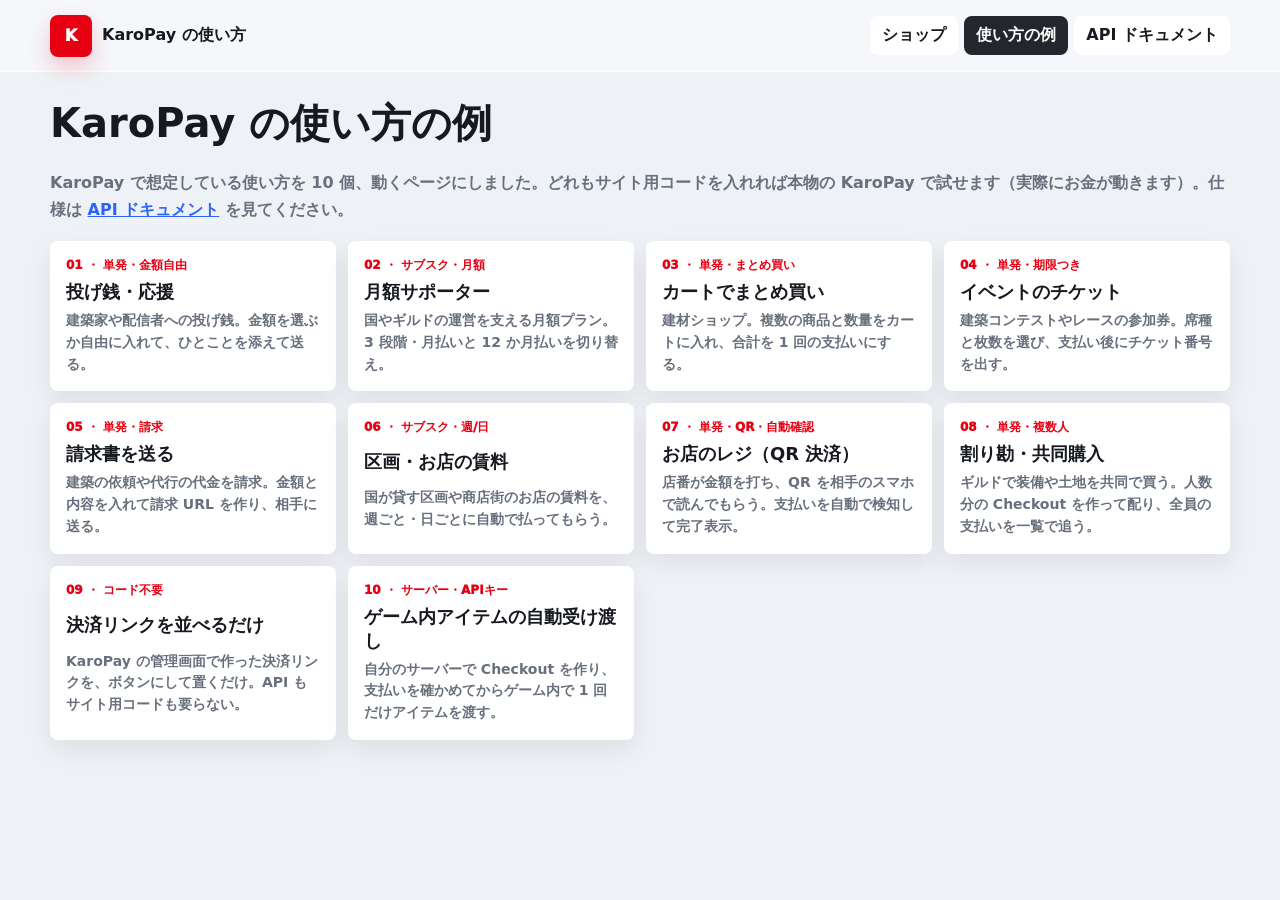
<file: examples/index.html>
<!doctype html>
<html lang="ja">
<head>
  <meta charset="UTF-8" />
  <meta name="viewport" content="width=device-width, initial-scale=1.0" />
  <meta name="theme-color" content="#101318" />
  <title>使い方の例 | KaroPay の使い方</title>
  <meta name="description" content="KaroPay を使ったサイトの例 10 個" />
  <link rel="stylesheet" href="../styles.css" />
</head>
<body>
  <header class="site-header">
    <a class="brand" href="../index.html" aria-label="KaroCraft Market">
      <span>K</span>
      <strong>KaroPay の使い方</strong>
    </a>
    <nav class="site-nav" aria-label="ページ">
      <a href="../index.html">ショップ</a>
      <a href="./index.html" aria-current="page">使い方の例</a>
      <a href="../docs.html">API ドキュメント</a>
    </nav>
  </header>

  <main class="example-page" style="width:min(1180px, calc(100vw - 36px))">
    <div>
      <h1>KaroPay の使い方の例</h1>
    </div>
    <p class="example-lead">KaroPay で想定している使い方を 10 個、動くページにしました。どれもサイト用コードを入れれば本物の KaroPay で試せます（実際にお金が動きます）。仕様は <a href="../docs.html">API ドキュメント</a> を見てください。</p>
    <div class="example-grid">
      <a class="example-card" href="./tip.html">
        <small>01 ・ 単発・金額自由</small>
        <strong>投げ銭・応援</strong>
        <span>建築家や配信者への投げ銭。金額を選ぶか自由に入れて、ひとことを添えて送る。</span>
      </a>
      <a class="example-card" href="./supporter.html">
        <small>02 ・ サブスク・月額</small>
        <strong>月額サポーター</strong>
        <span>国やギルドの運営を支える月額プラン。3 段階・月払いと 12 か月払いを切り替え。</span>
      </a>
      <a class="example-card" href="./cart.html">
        <small>03 ・ 単発・まとめ買い</small>
        <strong>カートでまとめ買い</strong>
        <span>建材ショップ。複数の商品と数量をカートに入れ、合計を 1 回の支払いにする。</span>
      </a>
      <a class="example-card" href="./ticket.html">
        <small>04 ・ 単発・期限つき</small>
        <strong>イベントのチケット</strong>
        <span>建築コンテストやレースの参加券。席種と枚数を選び、支払い後にチケット番号を出す。</span>
      </a>
      <a class="example-card" href="./invoice.html">
        <small>05 ・ 単発・請求</small>
        <strong>請求書を送る</strong>
        <span>建築の依頼や代行の代金を請求。金額と内容を入れて請求 URL を作り、相手に送る。</span>
      </a>
      <a class="example-card" href="./rent.html">
        <small>06 ・ サブスク・週/日</small>
        <strong>区画・お店の賃料</strong>
        <span>国が貸す区画や商店街のお店の賃料を、週ごと・日ごとに自動で払ってもらう。</span>
      </a>
      <a class="example-card" href="./pos.html">
        <small>07 ・ 単発・QR・自動確認</small>
        <strong>お店のレジ（QR 決済）</strong>
        <span>店番が金額を打ち、QR を相手のスマホで読んでもらう。支払いを自動で検知して完了表示。</span>
      </a>
      <a class="example-card" href="./split.html">
        <small>08 ・ 単発・複数人</small>
        <strong>割り勘・共同購入</strong>
        <span>ギルドで装備や土地を共同で買う。人数分の Checkout を作って配り、全員の支払いを一覧で追う。</span>
      </a>
      <a class="example-card" href="./links.html">
        <small>09 ・ コード不要</small>
        <strong>決済リンクを並べるだけ</strong>
        <span>KaroPay の管理画面で作った決済リンクを、ボタンにして置くだけ。API もサイト用コードも要らない。</span>
      </a>
      <a class="example-card" href="./server.html">
        <small>10 ・ サーバー・APIキー</small>
        <strong>ゲーム内アイテムの自動受け渡し</strong>
        <span>自分のサーバーで Checkout を作り、支払いを確かめてからゲーム内で 1 回だけアイテムを渡す。</span>
      </a>
    </div>
  </main>
</body>
</html>
</file>
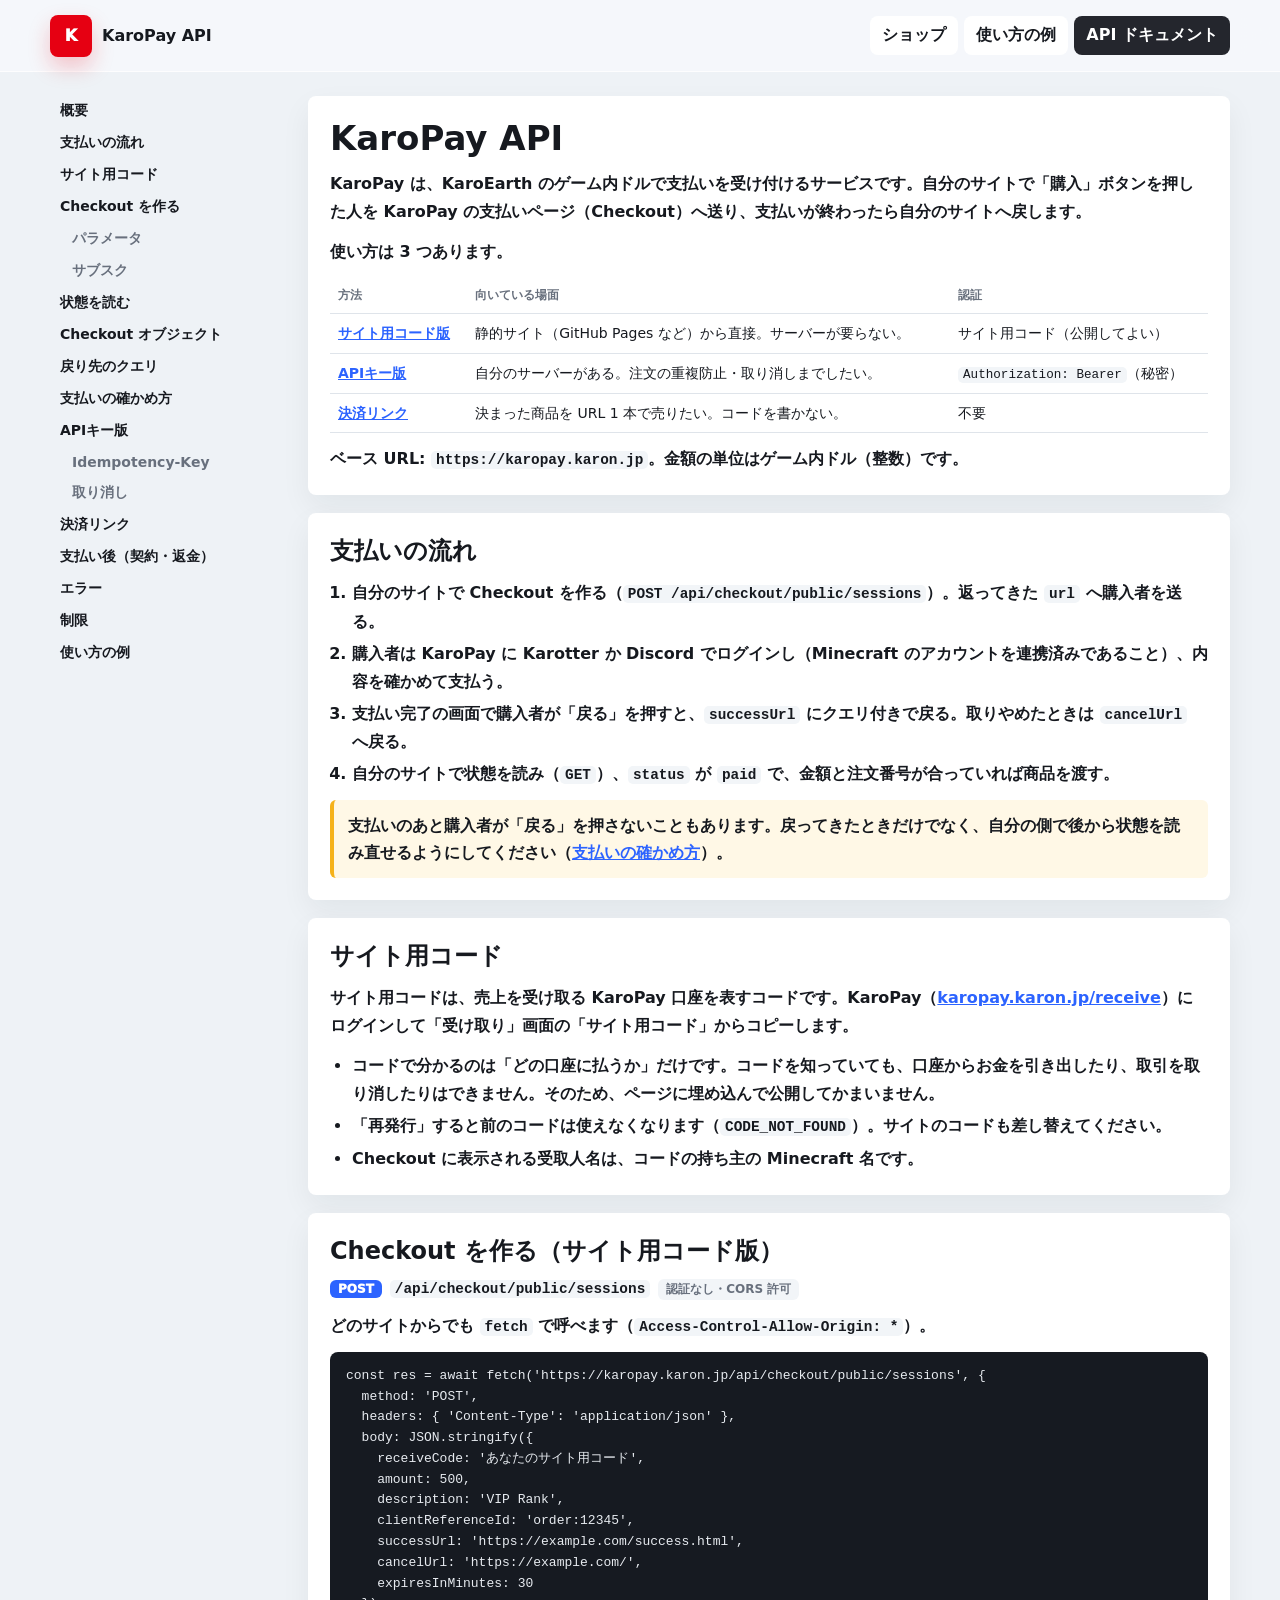
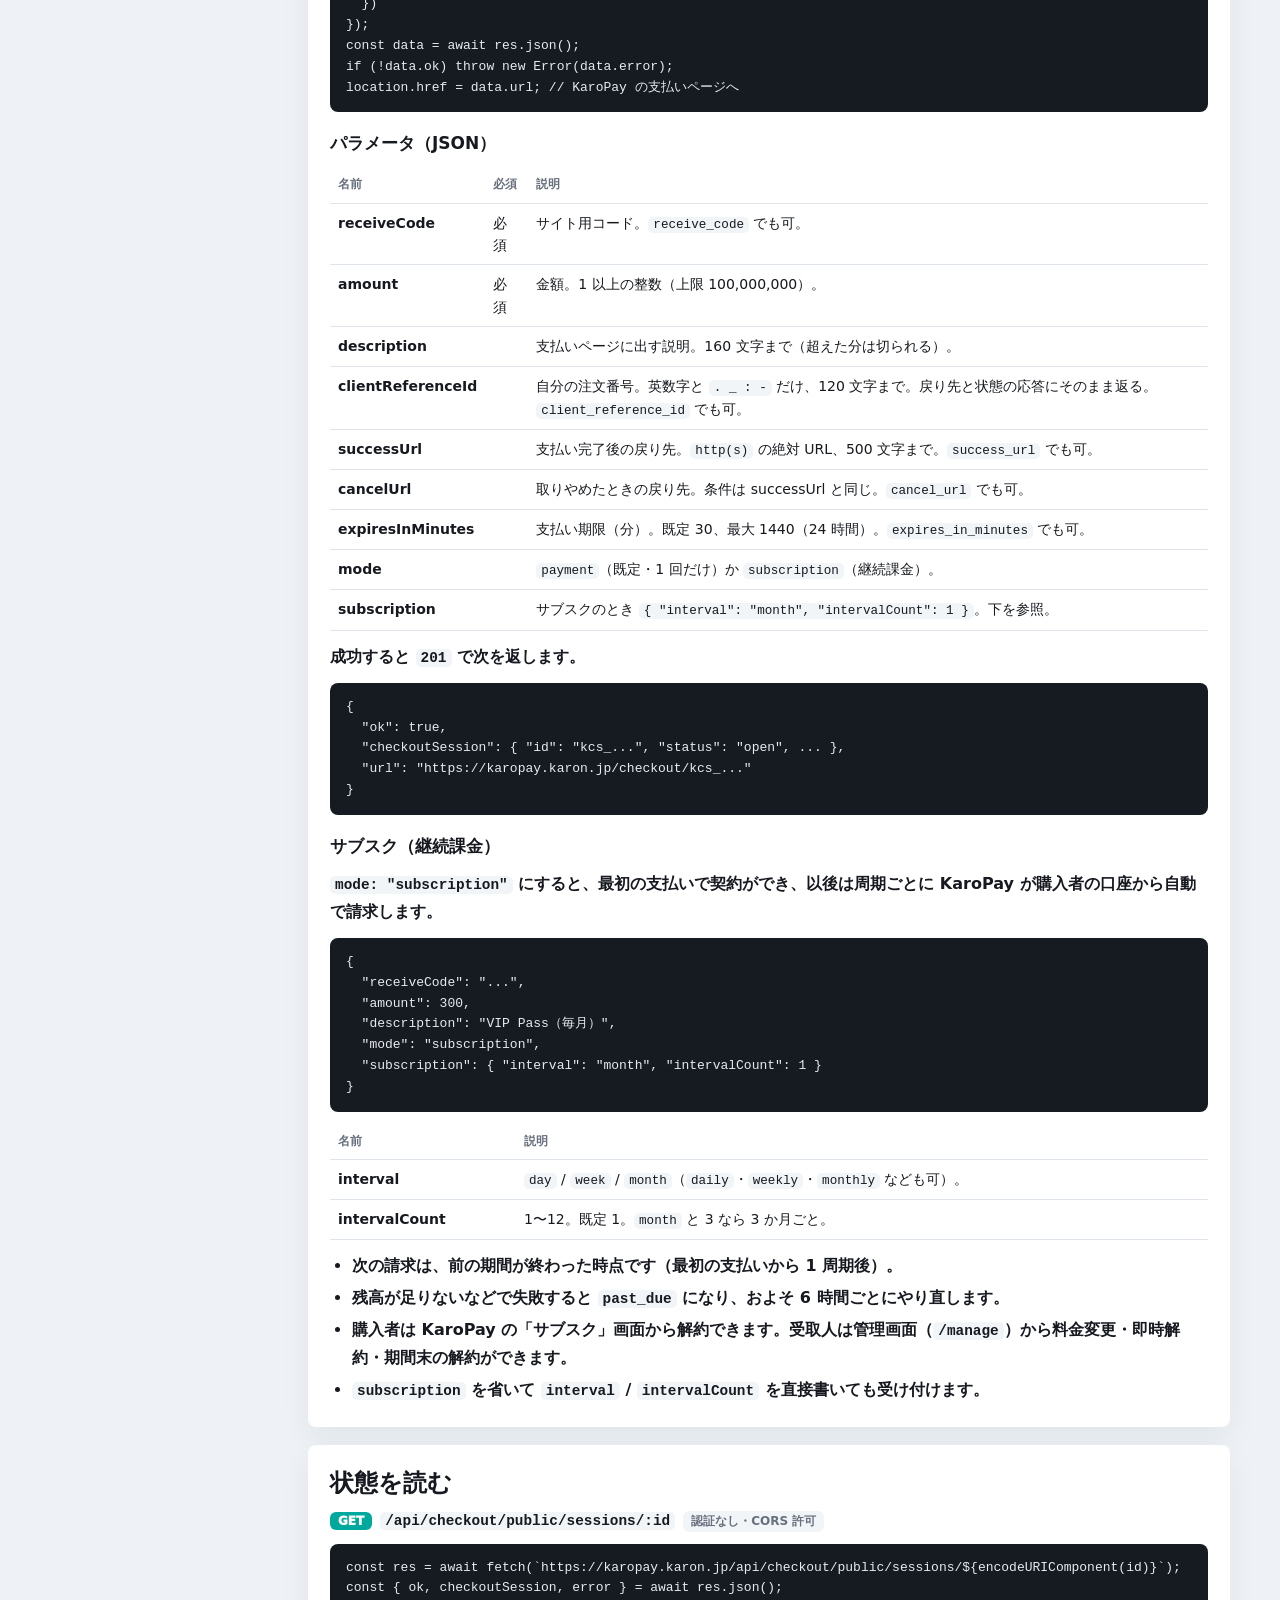
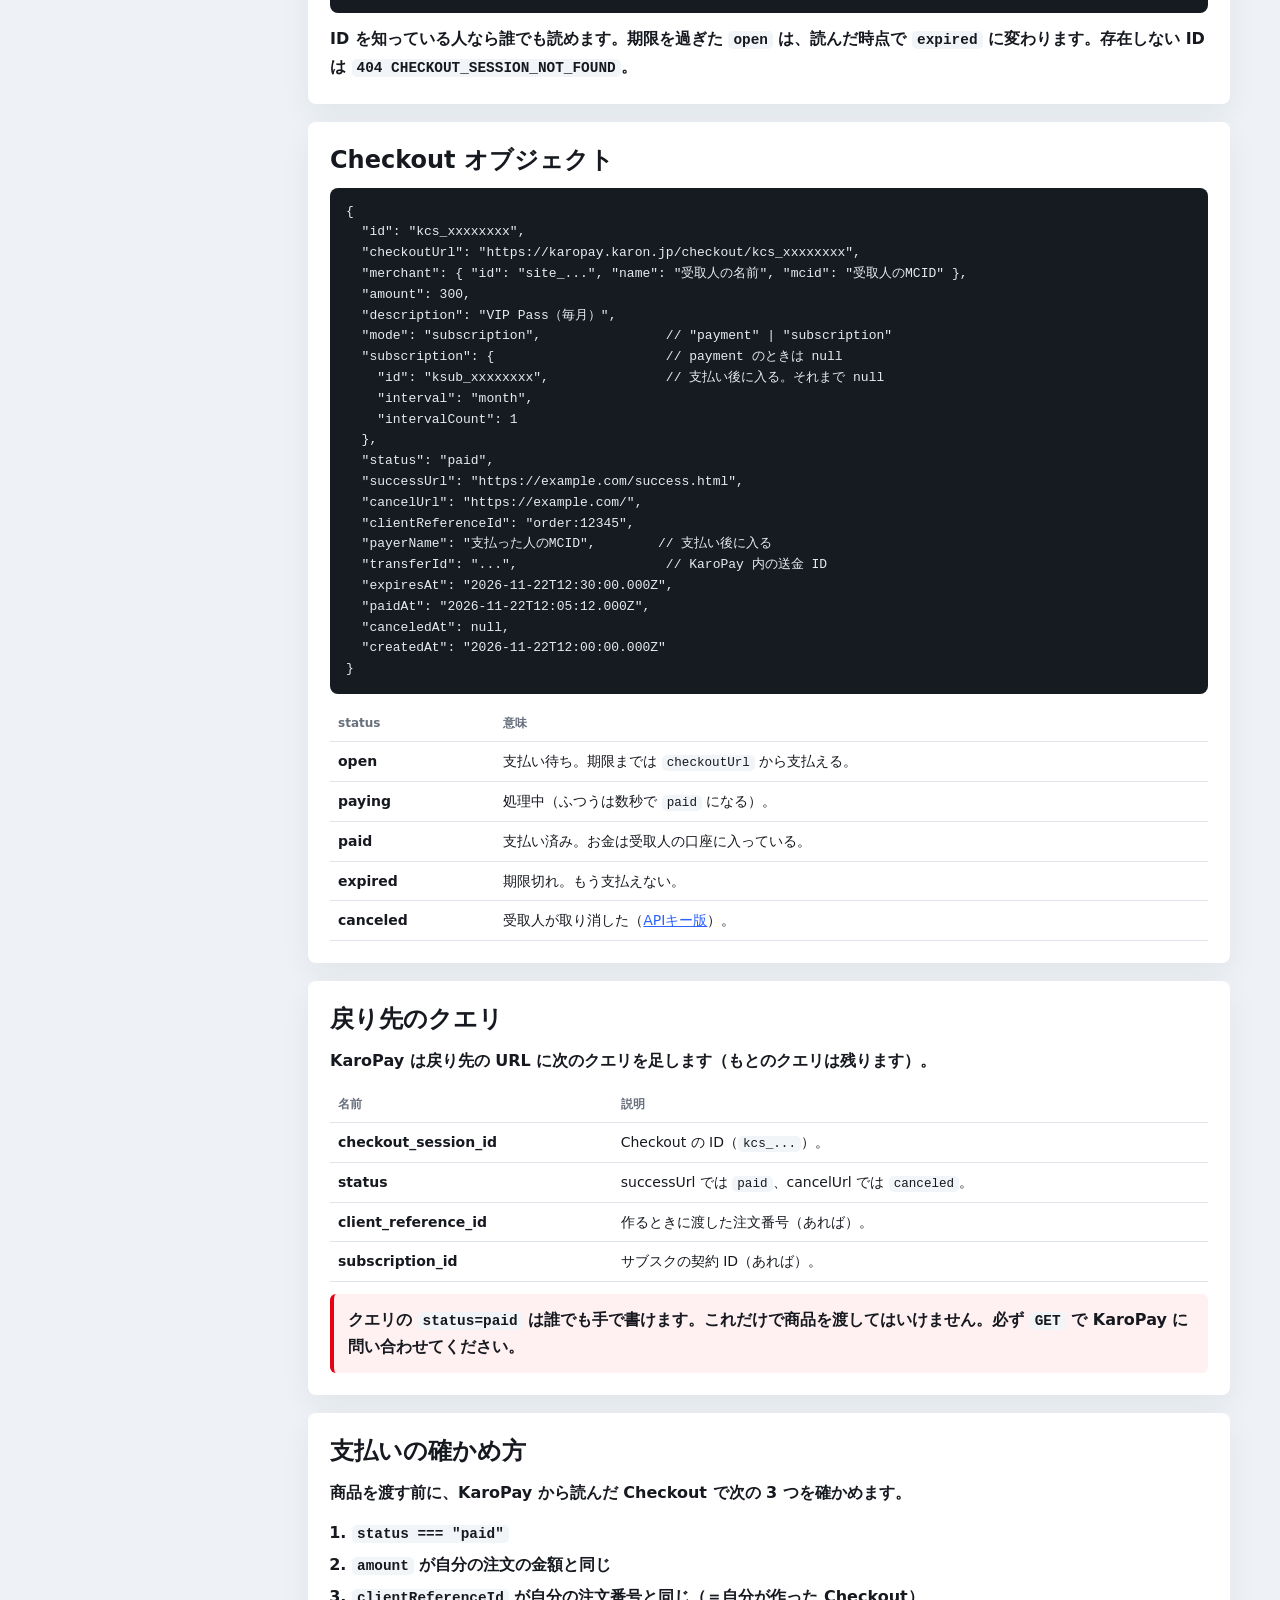
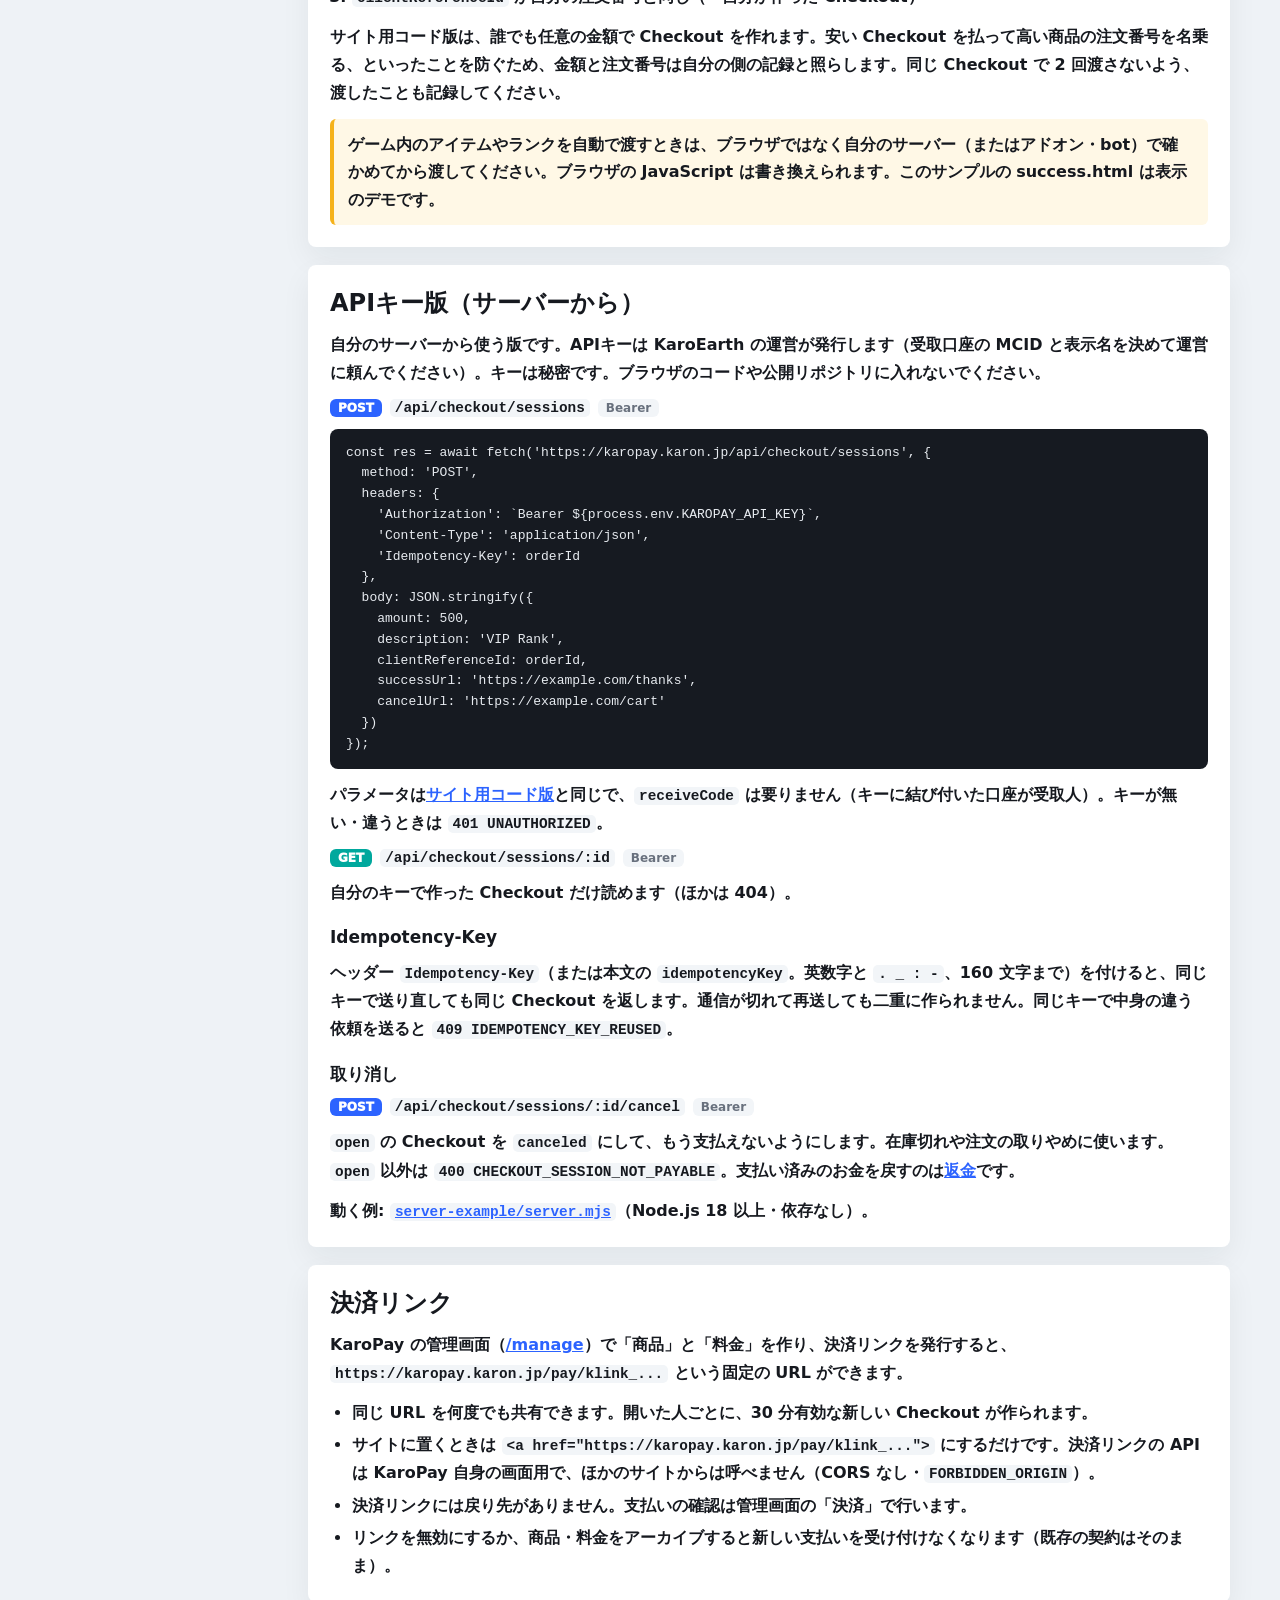
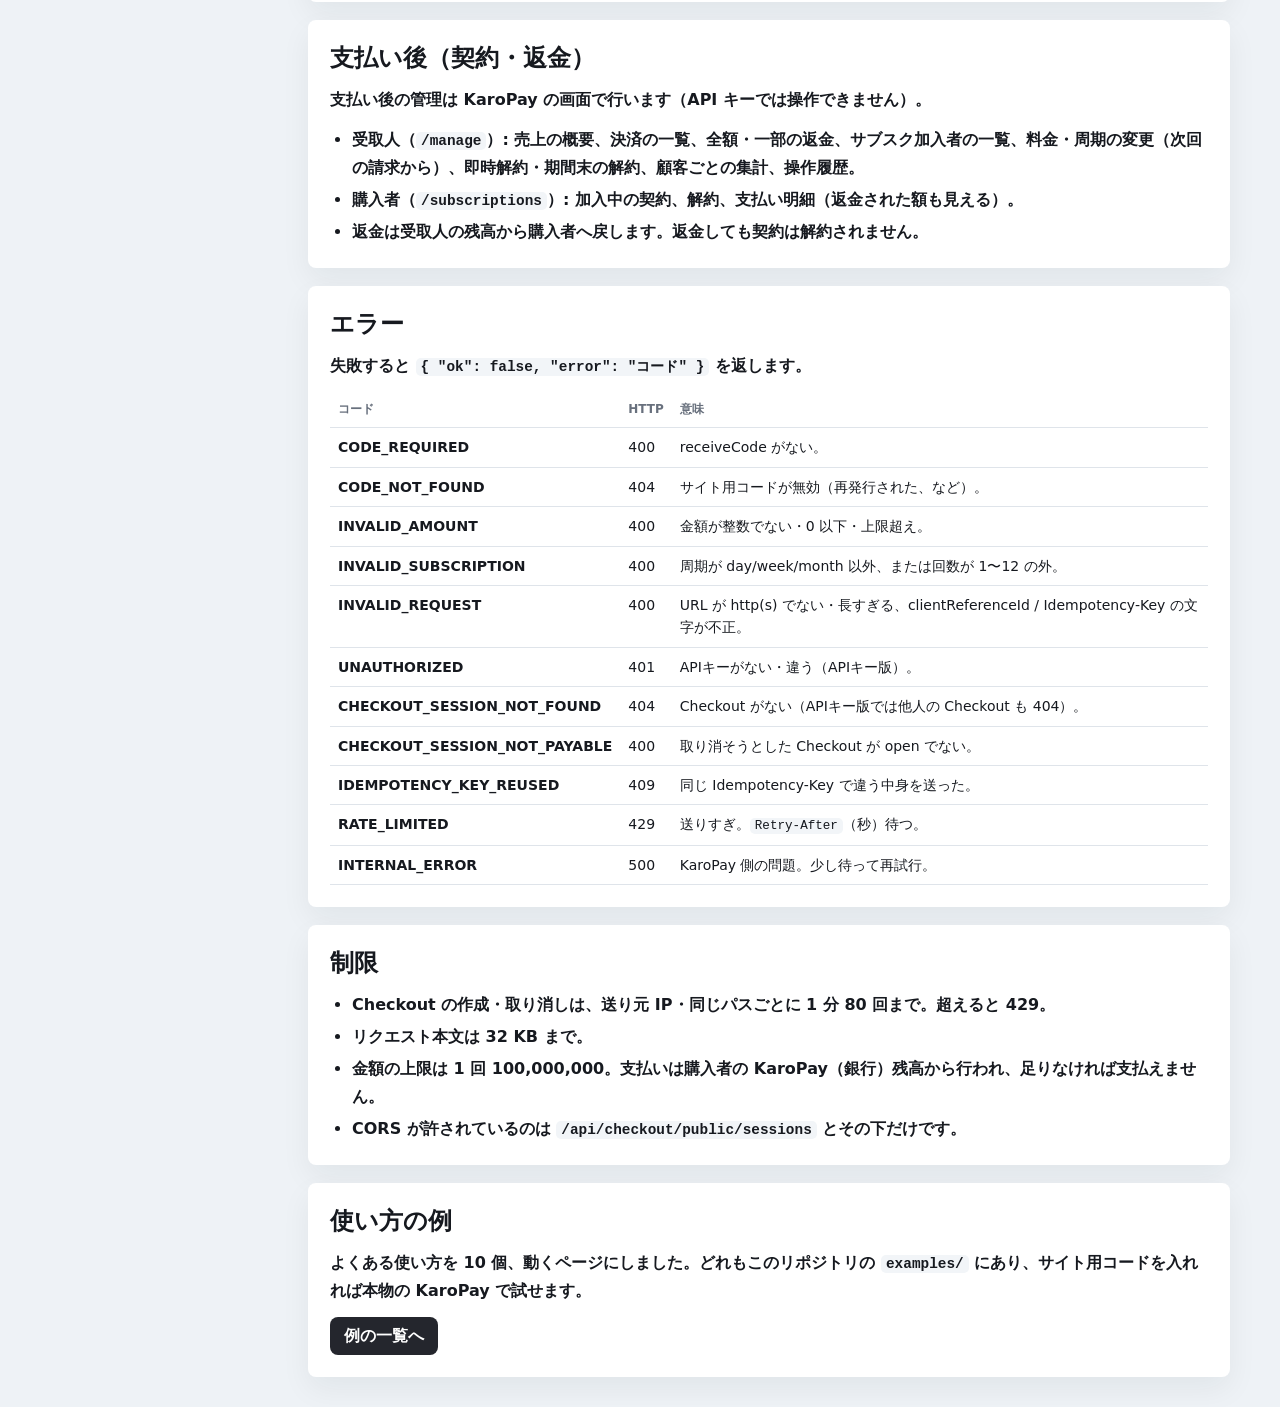
<file: docs.html>
<!doctype html>
<html lang="ja">
<head>
  <meta charset="UTF-8" />
  <meta name="viewport" content="width=device-width, initial-scale=1.0" />
  <meta name="theme-color" content="#101318" />
  <title>KaroPay API ドキュメント</title>
  <meta name="description" content="KaroPay Checkout API（サイト用コード版・APIキー版）、サブスク、決済リンクの使い方" />
  <link rel="stylesheet" href="./styles.css" />
</head>
<body>
  <header class="site-header">
    <a class="brand" href="./index.html" aria-label="KaroCraft Market">
      <span>K</span>
      <strong>KaroPay API</strong>
    </a>
    <nav class="site-nav" aria-label="ページ">
      <a href="./index.html">ショップ</a>
      <a href="./examples/index.html">使い方の例</a>
      <a href="./docs.html" aria-current="page">API ドキュメント</a>
    </nav>
  </header>

  <div class="docs-shell">
    <nav class="docs-toc" aria-label="目次">
      <a href="#overview">概要</a>
      <a href="#flow">支払いの流れ</a>
      <a href="#receive-code">サイト用コード</a>
      <a href="#public-create">Checkout を作る</a>
      <a class="sub" href="#params">パラメータ</a>
      <a class="sub" href="#subscription">サブスク</a>
      <a href="#public-get">状態を読む</a>
      <a href="#session-object">Checkout オブジェクト</a>
      <a href="#return">戻り先のクエリ</a>
      <a href="#verify">支払いの確かめ方</a>
      <a href="#merchant-api">APIキー版</a>
      <a class="sub" href="#idempotency">Idempotency-Key</a>
      <a class="sub" href="#cancel">取り消し</a>
      <a href="#payment-links">決済リンク</a>
      <a href="#after-payment">支払い後（契約・返金）</a>
      <a href="#errors">エラー</a>
      <a href="#limits">制限</a>
      <a href="#examples">使い方の例</a>
    </nav>

    <main class="docs-body">
      <section class="doc-card" id="overview">
        <h1>KaroPay API</h1>
        <p>KaroPay は、KaroEarth のゲーム内ドルで支払いを受け付けるサービスです。自分のサイトで「購入」ボタンを押した人を KaroPay の支払いページ（Checkout）へ送り、支払いが終わったら自分のサイトへ戻します。</p>
        <p>使い方は 3 つあります。</p>
        <table class="param-table">
          <thead><tr><th>方法</th><th>向いている場面</th><th>認証</th></tr></thead>
          <tbody>
            <tr><td><a href="#public-create">サイト用コード版</a></td><td>静的サイト（GitHub Pages など）から直接。サーバーが要らない。</td><td>サイト用コード（公開してよい）</td></tr>
            <tr><td><a href="#merchant-api">APIキー版</a></td><td>自分のサーバーがある。注文の重複防止・取り消しまでしたい。</td><td><code>Authorization: Bearer</code>（秘密）</td></tr>
            <tr><td><a href="#payment-links">決済リンク</a></td><td>決まった商品を URL 1 本で売りたい。コードを書かない。</td><td>不要</td></tr>
          </tbody>
        </table>
        <p>ベース URL: <code>https://karopay.karon.jp</code>。金額の単位はゲーム内ドル（整数）です。</p>
      </section>

      <section class="doc-card" id="flow">
        <h2>支払いの流れ</h2>
        <ol>
          <li>自分のサイトで Checkout を作る（<code>POST /api/checkout/public/sessions</code>）。返ってきた <code>url</code> へ購入者を送る。</li>
          <li>購入者は KaroPay に Karotter か Discord でログインし（Minecraft のアカウントを連携済みであること）、内容を確かめて支払う。</li>
          <li>支払い完了の画面で購入者が「戻る」を押すと、<code>successUrl</code> にクエリ付きで戻る。取りやめたときは <code>cancelUrl</code> へ戻る。</li>
          <li>自分のサイトで状態を読み（<code>GET</code>）、<code>status</code> が <code>paid</code> で、金額と注文番号が合っていれば商品を渡す。</li>
        </ol>
        <div class="callout">支払いのあと購入者が「戻る」を押さないこともあります。戻ってきたときだけでなく、自分の側で後から状態を読み直せるようにしてください（<a href="#verify">支払いの確かめ方</a>）。</div>
      </section>

      <section class="doc-card" id="receive-code">
        <h2>サイト用コード</h2>
        <p>サイト用コードは、売上を受け取る KaroPay 口座を表すコードです。KaroPay（<a href="https://karopay.karon.jp/receive">karopay.karon.jp/receive</a>）にログインして「受け取り」画面の「サイト用コード」からコピーします。</p>
        <ul>
          <li>コードで分かるのは「どの口座に払うか」だけです。コードを知っていても、口座からお金を引き出したり、取引を取り消したりはできません。そのため、ページに埋め込んで公開してかまいません。</li>
          <li>「再発行」すると前のコードは使えなくなります（<code>CODE_NOT_FOUND</code>）。サイトのコードも差し替えてください。</li>
          <li>Checkout に表示される受取人名は、コードの持ち主の Minecraft 名です。</li>
        </ul>
      </section>

      <section class="doc-card" id="public-create">
        <h2>Checkout を作る（サイト用コード版）</h2>
        <div class="endpoint"><span class="method post">POST</span><code>/api/checkout/public/sessions</code><span class="auth">認証なし・CORS 許可</span></div>
        <p>どのサイトからでも <code>fetch</code> で呼べます（<code>Access-Control-Allow-Origin: *</code>）。</p>
<pre><code>const res = await fetch('https://karopay.karon.jp/api/checkout/public/sessions', {
  method: 'POST',
  headers: { 'Content-Type': 'application/json' },
  body: JSON.stringify({
    receiveCode: 'あなたのサイト用コード',
    amount: 500,
    description: 'VIP Rank',
    clientReferenceId: 'order:12345',
    successUrl: 'https://example.com/success.html',
    cancelUrl: 'https://example.com/',
    expiresInMinutes: 30
  })
});
const data = await res.json();
if (!data.ok) throw new Error(data.error);
location.href = data.url; // KaroPay の支払いページへ</code></pre>

        <h3 id="params">パラメータ（JSON）</h3>
        <table class="param-table">
          <thead><tr><th>名前</th><th>必須</th><th>説明</th></tr></thead>
          <tbody>
            <tr><td>receiveCode</td><td>必須</td><td>サイト用コード。<code>receive_code</code> でも可。</td></tr>
            <tr><td>amount</td><td>必須</td><td>金額。1 以上の整数（上限 100,000,000）。</td></tr>
            <tr><td>description</td><td></td><td>支払いページに出す説明。160 文字まで（超えた分は切られる）。</td></tr>
            <tr><td>clientReferenceId</td><td></td><td>自分の注文番号。英数字と <code>. _ : -</code> だけ、120 文字まで。戻り先と状態の応答にそのまま返る。<code>client_reference_id</code> でも可。</td></tr>
            <tr><td>successUrl</td><td></td><td>支払い完了後の戻り先。<code>http(s)</code> の絶対 URL、500 文字まで。<code>success_url</code> でも可。</td></tr>
            <tr><td>cancelUrl</td><td></td><td>取りやめたときの戻り先。条件は successUrl と同じ。<code>cancel_url</code> でも可。</td></tr>
            <tr><td>expiresInMinutes</td><td></td><td>支払い期限（分）。既定 30、最大 1440（24 時間）。<code>expires_in_minutes</code> でも可。</td></tr>
            <tr><td>mode</td><td></td><td><code>payment</code>（既定・1 回だけ）か <code>subscription</code>（継続課金）。</td></tr>
            <tr><td>subscription</td><td></td><td>サブスクのとき <code>{ "interval": "month", "intervalCount": 1 }</code>。下を参照。</td></tr>
          </tbody>
        </table>
        <p>成功すると <code>201</code> で次を返します。</p>
<pre><code>{
  "ok": true,
  "checkoutSession": { "id": "kcs_...", "status": "open", ... },
  "url": "https://karopay.karon.jp/checkout/kcs_..."
}</code></pre>

        <h3 id="subscription">サブスク（継続課金）</h3>
        <p><code>mode: "subscription"</code> にすると、最初の支払いで契約ができ、以後は周期ごとに KaroPay が購入者の口座から自動で請求します。</p>
<pre><code>{
  "receiveCode": "...",
  "amount": 300,
  "description": "VIP Pass（毎月）",
  "mode": "subscription",
  "subscription": { "interval": "month", "intervalCount": 1 }
}</code></pre>
        <table class="param-table">
          <thead><tr><th>名前</th><th>説明</th></tr></thead>
          <tbody>
            <tr><td>interval</td><td><code>day</code> / <code>week</code> / <code>month</code>（<code>daily</code>・<code>weekly</code>・<code>monthly</code> なども可）。</td></tr>
            <tr><td>intervalCount</td><td>1〜12。既定 1。<code>month</code> と 3 なら 3 か月ごと。</td></tr>
          </tbody>
        </table>
        <ul>
          <li>次の請求は、前の期間が終わった時点です（最初の支払いから 1 周期後）。</li>
          <li>残高が足りないなどで失敗すると <code>past_due</code> になり、およそ 6 時間ごとにやり直します。</li>
          <li>購入者は KaroPay の「サブスク」画面から解約できます。受取人は管理画面（<code>/manage</code>）から料金変更・即時解約・期間末の解約ができます。</li>
          <li><code>subscription</code> を省いて <code>interval</code> / <code>intervalCount</code> を直接書いても受け付けます。</li>
        </ul>
      </section>

      <section class="doc-card" id="public-get">
        <h2>状態を読む</h2>
        <div class="endpoint"><span class="method get">GET</span><code>/api/checkout/public/sessions/:id</code><span class="auth">認証なし・CORS 許可</span></div>
<pre><code>const res = await fetch(`https://karopay.karon.jp/api/checkout/public/sessions/${encodeURIComponent(id)}`);
const { ok, checkoutSession, error } = await res.json();</code></pre>
        <p>ID を知っている人なら誰でも読めます。期限を過ぎた <code>open</code> は、読んだ時点で <code>expired</code> に変わります。存在しない ID は <code>404 CHECKOUT_SESSION_NOT_FOUND</code>。</p>
      </section>

      <section class="doc-card" id="session-object">
        <h2>Checkout オブジェクト</h2>
<pre><code>{
  "id": "kcs_xxxxxxxx",
  "checkoutUrl": "https://karopay.karon.jp/checkout/kcs_xxxxxxxx",
  "merchant": { "id": "site_...", "name": "受取人の名前", "mcid": "受取人のMCID" },
  "amount": 300,
  "description": "VIP Pass（毎月）",
  "mode": "subscription",                // "payment" | "subscription"
  "subscription": {                      // payment のときは null
    "id": "ksub_xxxxxxxx",               // 支払い後に入る。それまで null
    "interval": "month",
    "intervalCount": 1
  },
  "status": "paid",
  "successUrl": "https://example.com/success.html",
  "cancelUrl": "https://example.com/",
  "clientReferenceId": "order:12345",
  "payerName": "支払った人のMCID",        // 支払い後に入る
  "transferId": "...",                   // KaroPay 内の送金 ID
  "expiresAt": "2026-11-22T12:30:00.000Z",
  "paidAt": "2026-11-22T12:05:12.000Z",
  "canceledAt": null,
  "createdAt": "2026-11-22T12:00:00.000Z"
}</code></pre>
        <table class="param-table">
          <thead><tr><th>status</th><th>意味</th></tr></thead>
          <tbody>
            <tr><td>open</td><td>支払い待ち。期限までは <code>checkoutUrl</code> から支払える。</td></tr>
            <tr><td>paying</td><td>処理中（ふつうは数秒で <code>paid</code> になる）。</td></tr>
            <tr><td>paid</td><td>支払い済み。お金は受取人の口座に入っている。</td></tr>
            <tr><td>expired</td><td>期限切れ。もう支払えない。</td></tr>
            <tr><td>canceled</td><td>受取人が取り消した（<a href="#cancel">APIキー版</a>）。</td></tr>
          </tbody>
        </table>
      </section>

      <section class="doc-card" id="return">
        <h2>戻り先のクエリ</h2>
        <p>KaroPay は戻り先の URL に次のクエリを足します（もとのクエリは残ります）。</p>
        <table class="param-table">
          <thead><tr><th>名前</th><th>説明</th></tr></thead>
          <tbody>
            <tr><td>checkout_session_id</td><td>Checkout の ID（<code>kcs_...</code>）。</td></tr>
            <tr><td>status</td><td>successUrl では <code>paid</code>、cancelUrl では <code>canceled</code>。</td></tr>
            <tr><td>client_reference_id</td><td>作るときに渡した注文番号（あれば）。</td></tr>
            <tr><td>subscription_id</td><td>サブスクの契約 ID（あれば）。</td></tr>
          </tbody>
        </table>
        <div class="callout danger">クエリの <code>status=paid</code> は誰でも手で書けます。これだけで商品を渡してはいけません。必ず <code>GET</code> で KaroPay に問い合わせてください。</div>
      </section>

      <section class="doc-card" id="verify">
        <h2>支払いの確かめ方</h2>
        <p>商品を渡す前に、KaroPay から読んだ Checkout で次の 3 つを確かめます。</p>
        <ol>
          <li><code>status === "paid"</code></li>
          <li><code>amount</code> が自分の注文の金額と同じ</li>
          <li><code>clientReferenceId</code> が自分の注文番号と同じ（＝自分が作った Checkout）</li>
        </ol>
        <p>サイト用コード版は、誰でも任意の金額で Checkout を作れます。安い Checkout を払って高い商品の注文番号を名乗る、といったことを防ぐため、金額と注文番号は自分の側の記録と照らします。同じ Checkout で 2 回渡さないよう、渡したことも記録してください。</p>
        <div class="callout">ゲーム内のアイテムやランクを自動で渡すときは、ブラウザではなく自分のサーバー（またはアドオン・bot）で確かめてから渡してください。ブラウザの JavaScript は書き換えられます。このサンプルの success.html は表示のデモです。</div>
      </section>

      <section class="doc-card" id="merchant-api">
        <h2>APIキー版（サーバーから）</h2>
        <p>自分のサーバーから使う版です。APIキーは KaroEarth の運営が発行します（受取口座の MCID と表示名を決めて運営に頼んでください）。キーは秘密です。ブラウザのコードや公開リポジトリに入れないでください。</p>
        <div class="endpoint"><span class="method post">POST</span><code>/api/checkout/sessions</code><span class="auth">Bearer</span></div>
<pre><code>const res = await fetch('https://karopay.karon.jp/api/checkout/sessions', {
  method: 'POST',
  headers: {
    'Authorization': `Bearer ${process.env.KAROPAY_API_KEY}`,
    'Content-Type': 'application/json',
    'Idempotency-Key': orderId
  },
  body: JSON.stringify({
    amount: 500,
    description: 'VIP Rank',
    clientReferenceId: orderId,
    successUrl: 'https://example.com/thanks',
    cancelUrl: 'https://example.com/cart'
  })
});</code></pre>
        <p>パラメータは<a href="#params">サイト用コード版</a>と同じで、<code>receiveCode</code> は要りません（キーに結び付いた口座が受取人）。キーが無い・違うときは <code>401 UNAUTHORIZED</code>。</p>
        <div class="endpoint"><span class="method get">GET</span><code>/api/checkout/sessions/:id</code><span class="auth">Bearer</span></div>
        <p>自分のキーで作った Checkout だけ読めます（ほかは 404）。</p>

        <h3 id="idempotency">Idempotency-Key</h3>
        <p>ヘッダー <code>Idempotency-Key</code>（または本文の <code>idempotencyKey</code>。英数字と <code>. _ : -</code>、160 文字まで）を付けると、同じキーで送り直しても同じ Checkout を返します。通信が切れて再送しても二重に作られません。同じキーで中身の違う依頼を送ると <code>409 IDEMPOTENCY_KEY_REUSED</code>。</p>

        <h3 id="cancel">取り消し</h3>
        <div class="endpoint"><span class="method post">POST</span><code>/api/checkout/sessions/:id/cancel</code><span class="auth">Bearer</span></div>
        <p><code>open</code> の Checkout を <code>canceled</code> にして、もう支払えないようにします。在庫切れや注文の取りやめに使います。<code>open</code> 以外は <code>400 CHECKOUT_SESSION_NOT_PAYABLE</code>。支払い済みのお金を戻すのは<a href="#after-payment">返金</a>です。</p>
        <p>動く例: <a href="https://github.com/karonyt/KaroPayAPISampleSite/blob/main/server-example/server.mjs"><code>server-example/server.mjs</code></a>（Node.js 18 以上・依存なし）。</p>
      </section>

      <section class="doc-card" id="payment-links">
        <h2>決済リンク</h2>
        <p>KaroPay の管理画面（<a href="https://karopay.karon.jp/manage">/manage</a>）で「商品」と「料金」を作り、決済リンクを発行すると、<code>https://karopay.karon.jp/pay/klink_...</code> という固定の URL ができます。</p>
        <ul>
          <li>同じ URL を何度でも共有できます。開いた人ごとに、30 分有効な新しい Checkout が作られます。</li>
          <li>サイトに置くときは <code>&lt;a href="https://karopay.karon.jp/pay/klink_..."&gt;</code> にするだけです。決済リンクの API は KaroPay 自身の画面用で、ほかのサイトからは呼べません（CORS なし・<code>FORBIDDEN_ORIGIN</code>）。</li>
          <li>決済リンクには戻り先がありません。支払いの確認は管理画面の「決済」で行います。</li>
          <li>リンクを無効にするか、商品・料金をアーカイブすると新しい支払いを受け付けなくなります（既存の契約はそのまま）。</li>
        </ul>
      </section>

      <section class="doc-card" id="after-payment">
        <h2>支払い後（契約・返金）</h2>
        <p>支払い後の管理は KaroPay の画面で行います（API キーでは操作できません）。</p>
        <ul>
          <li><strong>受取人</strong>（<code>/manage</code>）: 売上の概要、決済の一覧、全額・一部の返金、サブスク加入者の一覧、料金・周期の変更（次回の請求から）、即時解約・期間末の解約、顧客ごとの集計、操作履歴。</li>
          <li><strong>購入者</strong>（<code>/subscriptions</code>）: 加入中の契約、解約、支払い明細（返金された額も見える）。</li>
          <li>返金は受取人の残高から購入者へ戻します。返金しても契約は解約されません。</li>
        </ul>
      </section>

      <section class="doc-card" id="errors">
        <h2>エラー</h2>
        <p>失敗すると <code>{ "ok": false, "error": "コード" }</code> を返します。</p>
        <table class="param-table">
          <thead><tr><th>コード</th><th>HTTP</th><th>意味</th></tr></thead>
          <tbody>
            <tr><td>CODE_REQUIRED</td><td>400</td><td>receiveCode がない。</td></tr>
            <tr><td>CODE_NOT_FOUND</td><td>404</td><td>サイト用コードが無効（再発行された、など）。</td></tr>
            <tr><td>INVALID_AMOUNT</td><td>400</td><td>金額が整数でない・0 以下・上限超え。</td></tr>
            <tr><td>INVALID_SUBSCRIPTION</td><td>400</td><td>周期が day/week/month 以外、または回数が 1〜12 の外。</td></tr>
            <tr><td>INVALID_REQUEST</td><td>400</td><td>URL が http(s) でない・長すぎる、clientReferenceId / Idempotency-Key の文字が不正。</td></tr>
            <tr><td>UNAUTHORIZED</td><td>401</td><td>APIキーがない・違う（APIキー版）。</td></tr>
            <tr><td>CHECKOUT_SESSION_NOT_FOUND</td><td>404</td><td>Checkout がない（APIキー版では他人の Checkout も 404）。</td></tr>
            <tr><td>CHECKOUT_SESSION_NOT_PAYABLE</td><td>400</td><td>取り消そうとした Checkout が open でない。</td></tr>
            <tr><td>IDEMPOTENCY_KEY_REUSED</td><td>409</td><td>同じ Idempotency-Key で違う中身を送った。</td></tr>
            <tr><td>RATE_LIMITED</td><td>429</td><td>送りすぎ。<code>Retry-After</code>（秒）待つ。</td></tr>
            <tr><td>INTERNAL_ERROR</td><td>500</td><td>KaroPay 側の問題。少し待って再試行。</td></tr>
          </tbody>
        </table>
      </section>

      <section class="doc-card" id="limits">
        <h2>制限</h2>
        <ul>
          <li>Checkout の作成・取り消しは、送り元 IP・同じパスごとに 1 分 80 回まで。超えると 429。</li>
          <li>リクエスト本文は 32 KB まで。</li>
          <li>金額の上限は 1 回 100,000,000。支払いは購入者の KaroPay（銀行）残高から行われ、足りなければ支払えません。</li>
          <li>CORS が許されているのは <code>/api/checkout/public/sessions</code> とその下だけです。</li>
        </ul>
      </section>

      <section class="doc-card" id="examples">
        <h2>使い方の例</h2>
        <p>よくある使い方を 10 個、動くページにしました。どれもこのリポジトリの <code>examples/</code> にあり、サイト用コードを入れれば本物の KaroPay で試せます。</p>
        <p><a class="solid-button dark" href="./examples/index.html">例の一覧へ</a></p>
      </section>
    </main>
  </div>
</body>
</html>
</file>
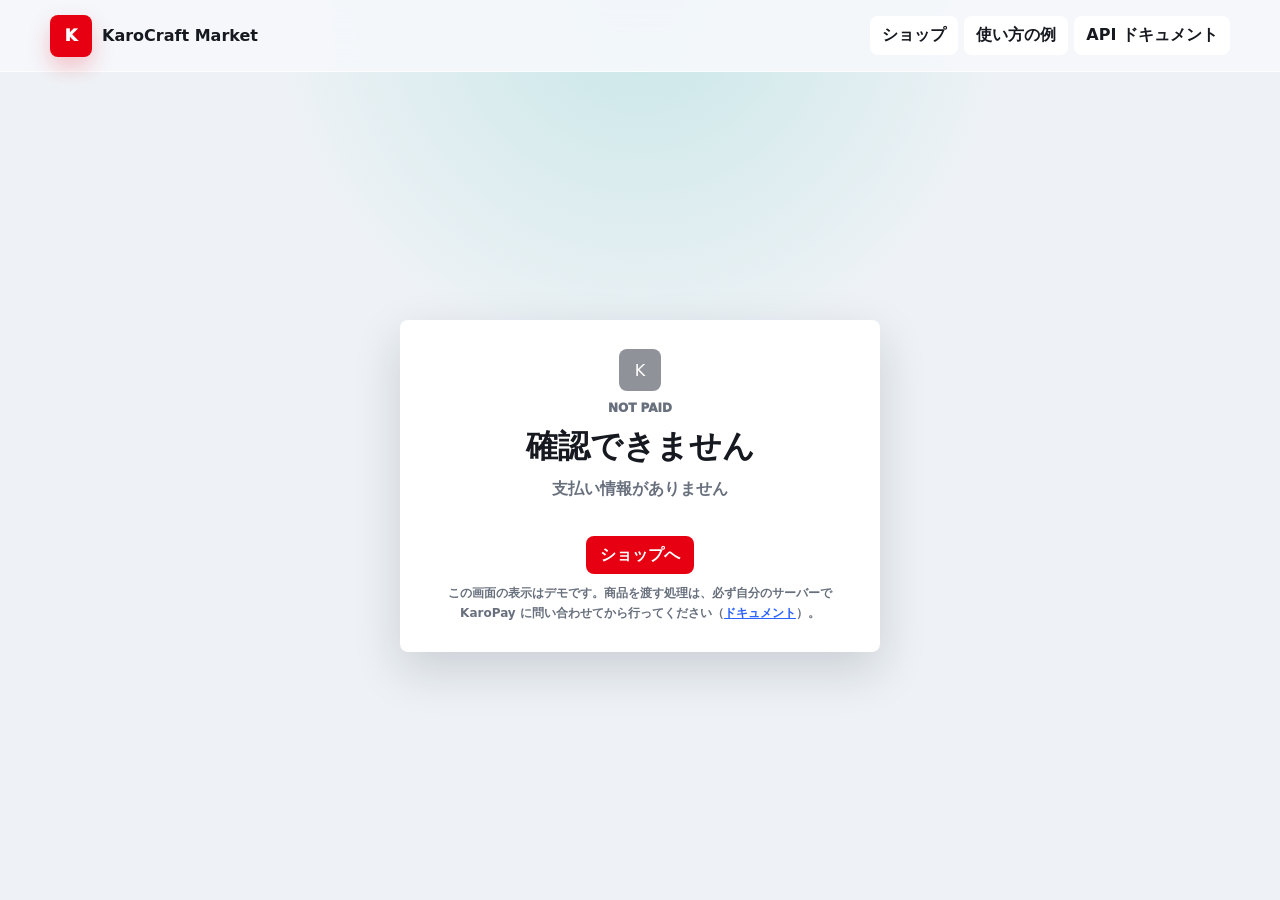
<file: success.html>
<!doctype html>
<html lang="ja">
<head>
  <meta charset="UTF-8" />
  <meta name="viewport" content="width=device-width, initial-scale=1.0" />
  <meta name="theme-color" content="#101318" />
  <title>Purchase Result</title>
  <link rel="stylesheet" href="./styles.css" />
</head>
<body class="result-page">
  <header class="site-header">
    <a class="brand" href="./index.html" aria-label="KaroCraft Market">
      <span>K</span>
      <strong>KaroCraft Market</strong>
    </a>
    <nav class="site-nav" aria-label="ページ">
      <a href="./index.html">ショップ</a>
      <a href="./examples/index.html">使い方の例</a>
      <a href="./docs.html">API ドキュメント</a>
    </nav>
  </header>

  <main class="result-shell">
    <section class="result-panel" id="result-panel">
      <div class="result-icon">K</div>
      <p>Checking</p>
      <h1>支払い確認中</h1>
      <span id="result-message">KaroPay の取引状態を確認しています</span>
      <dl id="result-details"></dl>
      <div class="result-actions">
        <button type="button" class="ghost-button" id="recheck" hidden>もう一度確認</button>
        <a class="primary-link" id="pay-again" href="./index.html" hidden>支払いへ戻る</a>
        <a class="primary-link" href="./index.html">ショップへ</a>
      </div>
      <small class="result-note">この画面の表示はデモです。商品を渡す処理は、必ず自分のサーバーで KaroPay に問い合わせてから行ってください（<a href="./docs.html#verify">ドキュメント</a>）。</small>
    </section>
  </main>

  <script src="./success.js" type="module"></script>
</body>
</html>
</file>
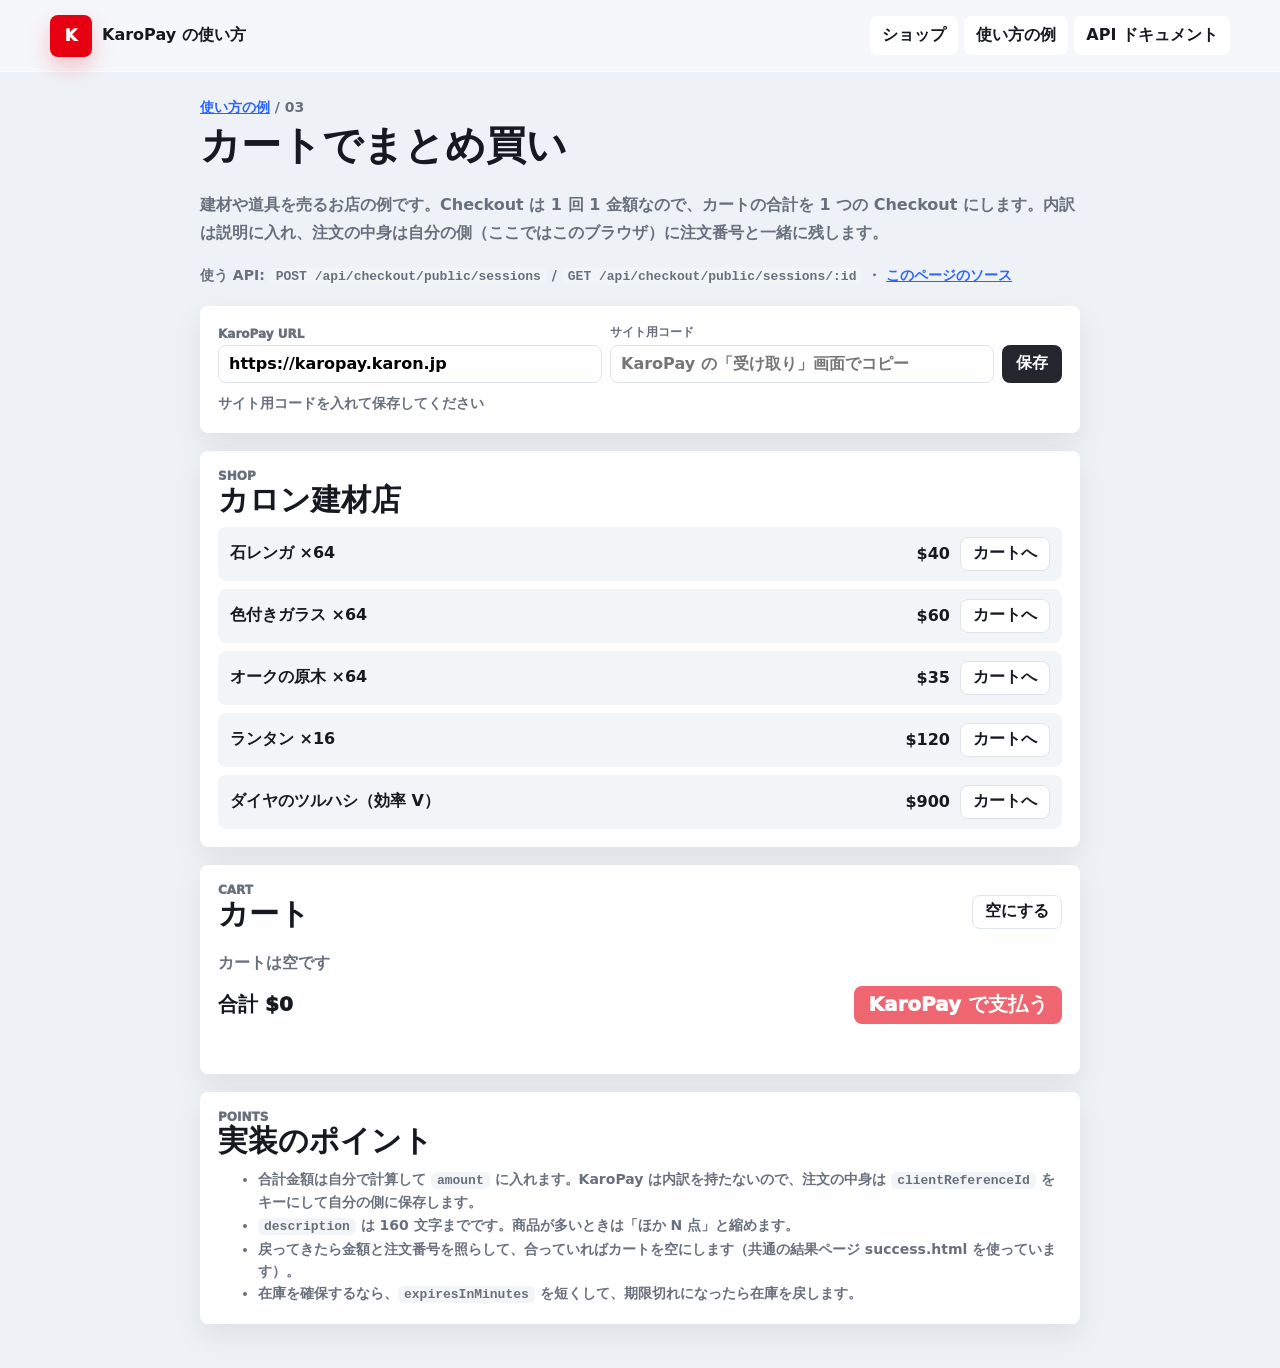
<file: examples/cart.html>
<!doctype html>
<html lang="ja">
<head>
  <meta charset="UTF-8" />
  <meta name="viewport" content="width=device-width, initial-scale=1.0" />
  <meta name="theme-color" content="#101318" />
  <title>カートでまとめ買い | KaroPay の使い方</title>
  <meta name="description" content="建材ショップ。複数の商品と数量をカートに入れ、合計を 1 回の支払いにする。" />
  <link rel="stylesheet" href="../styles.css" />
</head>
<body>
  <header class="site-header">
    <a class="brand" href="../index.html" aria-label="KaroCraft Market">
      <span>K</span>
      <strong>KaroPay の使い方</strong>
    </a>
    <nav class="site-nav" aria-label="ページ">
      <a href="../index.html">ショップ</a>
      <a href="./index.html">使い方の例</a>
      <a href="../docs.html">API ドキュメント</a>
    </nav>
  </header>

  <main class="example-page">
    <div>
      <p class="hint"><a href="./index.html">使い方の例</a> / 03</p>
      <h1>カートでまとめ買い</h1>
    </div>
    <p class="example-lead">建材や道具を売るお店の例です。Checkout は 1 回 1 金額なので、カートの合計を 1 つの Checkout にします。内訳は説明に入れ、注文の中身は自分の側（ここではこのブラウザ）に注文番号と一緒に残します。</p>
    <p class="hint">使う API: <code>POST /api/checkout/public/sessions</code> / <code>GET /api/checkout/public/sessions/:id</code> ・ <a href="https://github.com/karonyt/KaroPayAPISampleSite/blob/main/examples/cart.html">このページのソース</a></p>
    <section id="settings"></section>
    <section class="panel-section">
      <div class="section-head"><div><p>Shop</p><h2>カロン建材店</h2></div></div>
      <div class="line-items" id="catalog"></div>
    </section>
    <section class="panel-section">
      <div class="section-head"><div><p>Cart</p><h2>カート</h2></div><button class="ghost-button" id="clear" type="button">空にする</button></div>
      <div class="line-items" id="cart"></div>
      <p class="empty" id="empty">カートは空です</p>
      <div class="total-row"><span>合計 <span id="total">$0</span></span><button class="solid-button" id="pay" type="button">KaroPay で支払う</button></div>
      <output class="inline-status" id="status"></output>
    </section>

    <section class="panel-section">
      <div class="section-head"><div><p>Points</p><h2>実装のポイント</h2></div></div>
      <ul class="hint">
        <li>合計金額は自分で計算して <code>amount</code> に入れます。KaroPay は内訳を持たないので、注文の中身は <code>clientReferenceId</code> をキーにして自分の側に保存します。</li>
        <li><code>description</code> は 160 文字までです。商品が多いときは「ほか N 点」と縮めます。</li>
        <li>戻ってきたら金額と注文番号を照らして、合っていればカートを空にします（共通の結果ページ success.html を使っています）。</li>
        <li>在庫を確保するなら、<code>expiresInMinutes</code> を短くして、期限切れになったら在庫を戻します。</li>
      </ul>
    </section>
  </main>

  <script type="module">
import { bindCheckoutButton, el, loadHistory, mountSettings, money, updateHistory } from './common.js';

mountSettings();
const catalog = [
  { id: 'stone', name: '石レンガ ×64', price: 40 },
  { id: 'glass', name: '色付きガラス ×64', price: 60 },
  { id: 'oak', name: 'オークの原木 ×64', price: 35 },
  { id: 'lantern', name: 'ランタン ×16', price: 120 },
  { id: 'pickaxe', name: 'ダイヤのツルハシ（効率 V）', price: 900 }
];
const CART_KEY = 'example.cart';
let cart = load();

function load() {
  try { return JSON.parse(localStorage.getItem(CART_KEY) || '{}'); } catch { return {}; }
}
function save() {
  try { localStorage.setItem(CART_KEY, JSON.stringify(cart)); } catch {}
}
function lines() {
  return catalog.filter(item => cart[item.id] > 0).map(item => ({ ...item, qty: cart[item.id] }));
}
function total() {
  return lines().reduce((sum, line) => sum + line.price * line.qty, 0);
}
function change(id, delta) {
  cart[id] = Math.max(0, Math.min(99, (cart[id] || 0) + delta));
  if (!cart[id]) delete cart[id];
  save();
  render();
}

function render() {
  const catalogHost = document.getElementById('catalog');
  catalogHost.replaceChildren(...catalog.map(item => el('div', { class: 'line-item' },
    el('span', {}, item.name), el('strong', {}, money(item.price)),
    el('button', { class: 'ghost-button', type: 'button', onclick: () => change(item.id, 1) }, 'カートへ'))));

  const cartHost = document.getElementById('cart');
  cartHost.replaceChildren(...lines().map(line => el('div', { class: 'line-item' },
    el('span', {}, line.name),
    el('span', { class: 'qty' },
      el('button', { type: 'button', 'aria-label': '減らす', onclick: () => change(line.id, -1) }, '−'),
      String(line.qty),
      el('button', { type: 'button', 'aria-label': '増やす', onclick: () => change(line.id, 1) }, '+')),
    el('strong', {}, money(line.price * line.qty)))));
  document.getElementById('empty').hidden = lines().length > 0;
  document.getElementById('total').textContent = money(total());
  document.getElementById('pay').disabled = total() === 0;
}

function summary(items) {
  let text = items.map(line => `${line.name}×${line.qty}`).join('、');
  if (text.length > 150) text = `${items[0].name}×${items[0].qty} ほか ${items.length - 1} 点`;
  return `カロン建材店: ${text}`;
}

document.getElementById('clear').addEventListener('click', () => { cart = {}; save(); render(); });
bindCheckoutButton(document.getElementById('pay'), document.getElementById('status'), () => {
  const items = lines();
  if (!items.length) throw new Error('カートが空です');
  return {
    amount: total(),
    name: `建材 ${items.length} 種`,
    description: summary(items),
    refPrefix: 'cart',
    expiresInMinutes: 15,
    meta: { items: items.map(({ id, qty, price }) => ({ id, qty, price })) }
  };
});

// 結果ページ（success.html）で支払い済みになった注文があれば、一度だけカートを空にする
const last = loadHistory().find(entry => entry.page === 'cart.html');
if (last?.status === 'paid' && !last.meta?.cleared) {
  cart = {};
  save();
  updateHistory(last.id, { meta: { ...last.meta, cleared: true } });
}
render();
  </script>
</body>
</html>
</file>
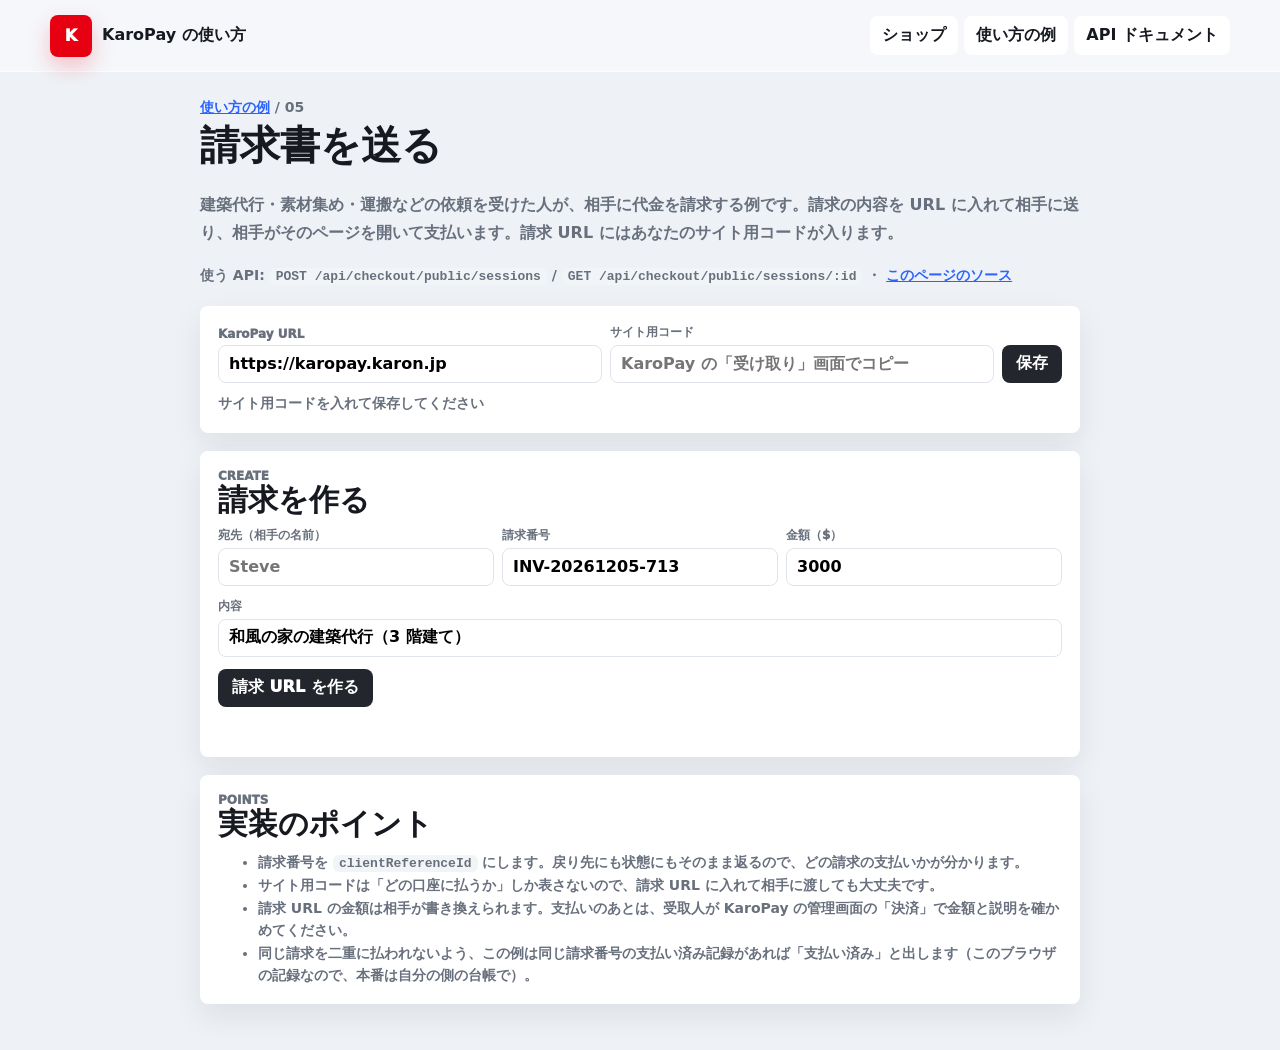
<file: examples/invoice.html>
<!doctype html>
<html lang="ja">
<head>
  <meta charset="UTF-8" />
  <meta name="viewport" content="width=device-width, initial-scale=1.0" />
  <meta name="theme-color" content="#101318" />
  <title>請求書を送る | KaroPay の使い方</title>
  <meta name="description" content="建築の依頼や代行の代金を請求。金額と内容を入れて請求 URL を作り、相手に送る。" />
  <link rel="stylesheet" href="../styles.css" />
</head>
<body>
  <header class="site-header">
    <a class="brand" href="../index.html" aria-label="KaroCraft Market">
      <span>K</span>
      <strong>KaroPay の使い方</strong>
    </a>
    <nav class="site-nav" aria-label="ページ">
      <a href="../index.html">ショップ</a>
      <a href="./index.html">使い方の例</a>
      <a href="../docs.html">API ドキュメント</a>
    </nav>
  </header>

  <main class="example-page">
    <div>
      <p class="hint"><a href="./index.html">使い方の例</a> / 05</p>
      <h1>請求書を送る</h1>
    </div>
    <p class="example-lead">建築代行・素材集め・運搬などの依頼を受けた人が、相手に代金を請求する例です。請求の内容を URL に入れて相手に送り、相手がそのページを開いて支払います。請求 URL にはあなたのサイト用コードが入ります。</p>
    <p class="hint">使う API: <code>POST /api/checkout/public/sessions</code> / <code>GET /api/checkout/public/sessions/:id</code> ・ <a href="https://github.com/karonyt/KaroPayAPISampleSite/blob/main/examples/invoice.html">このページのソース</a></p>
    <section id="settings"></section>
    <section class="panel-section" id="maker">
      <div class="section-head"><div><p>Create</p><h2>請求を作る</h2></div></div>
      <div class="form-grid" style="grid-template-columns: repeat(auto-fit, minmax(180px, 1fr))">
        <label><span>宛先（相手の名前）</span><input id="to" maxlength="40" placeholder="Steve" /></label>
        <label><span>請求番号</span><input id="no" maxlength="40" /></label>
        <label><span>金額（$）</span><input id="amount" type="number" min="1" step="1" value="3000" /></label>
      </div>
      <label class="field"><span>内容</span><input id="what" maxlength="80" value="和風の家の建築代行（3 階建て）" /></label>
      <div><button class="solid-button dark" id="make" type="button">請求 URL を作る</button></div>
      <label class="field" id="url-field" hidden><span>この URL を相手に送ってください</span><input id="url" readonly /></label>
      <output class="inline-status" id="make-status"></output>
    </section>

    <section class="panel-section" id="bill" hidden>
      <div class="section-head"><div><p>Invoice</p><h2 id="bill-title">請求書</h2></div><span class="badge" id="bill-badge">未払い</span></div>
      <dl id="result-details"></dl>
      <div><button class="solid-button" id="pay" type="button">KaroPay で支払う</button></div>
      <output class="inline-status" id="status"></output>
    </section>

    <section class="panel-section">
      <div class="section-head"><div><p>Points</p><h2>実装のポイント</h2></div></div>
      <ul class="hint">
        <li>請求番号を <code>clientReferenceId</code> にします。戻り先にも状態にもそのまま返るので、どの請求の支払いかが分かります。</li>
        <li>サイト用コードは「どの口座に払うか」しか表さないので、請求 URL に入れて相手に渡しても大丈夫です。</li>
        <li>請求 URL の金額は相手が書き換えられます。支払いのあとは、受取人が KaroPay の管理画面の「決済」で金額と説明を確かめてください。</li>
        <li>同じ請求を二重に払われないよう、この例は同じ請求番号の支払い済み記録があれば「支払い済み」と出します（このブラウザの記録なので、本番は自分の側の台帳で）。</li>
      </ul>
    </section>
  </main>

  <script type="module">
import { bindCheckoutButton, el, loadHistory, loadSettings, money, mountSettings, readReturn, setStatus } from './common.js';

const params = new URLSearchParams(location.search);
const invoice = params.get('inv') ? {
  no: params.get('inv'), to: params.get('to') || '', what: params.get('what') || '',
  amount: Number(params.get('amount')), code: params.get('code') || ''
} : null;

// 戻ってきたときは、URL から消える前に請求を復元しておく
const INVOICE_KEY = 'example.invoice.current';
let current = invoice;
if (invoice) { try { sessionStorage.setItem(INVOICE_KEY, JSON.stringify(invoice)); } catch {} }
if (!current && params.get('checkout_session_id')) {
  try { current = JSON.parse(sessionStorage.getItem(INVOICE_KEY) || 'null'); } catch {}
}

if (current) showBill(current);
else showMaker();

function showMaker() {
  mountSettings();
  document.getElementById('no').value = `INV-${new Date().toISOString().slice(0, 10).replaceAll('-', '')}-${Math.floor(Math.random() * 900 + 100)}`;
  document.getElementById('make').addEventListener('click', () => {
    const code = loadSettings().receiveCode;
    const status = document.getElementById('make-status');
    const no = document.getElementById('no').value.trim();
    const amount = Number(document.getElementById('amount').value);
    if (!code) return setStatus(status, '先にサイト用コードを保存してください', 'error');
    if (!/^[A-Za-z0-9._:-]{1,40}$/.test(no)) return setStatus(status, '請求番号は英数字と . _ : - だけにしてください', 'error');
    if (!Number.isSafeInteger(amount) || amount < 1) return setStatus(status, '金額は 1 以上の整数にしてください', 'error');
    const url = new URL(location.href);
    url.search = new URLSearchParams({
      inv: no, to: document.getElementById('to').value.trim(), what: document.getElementById('what').value.trim(),
      amount: String(amount), code
    }).toString();
    document.getElementById('url-field').hidden = false;
    document.getElementById('url').value = url.toString();
    navigator.clipboard?.writeText(url.toString()).then(() => setStatus(status, 'コピーしました', 'ready'), () => {});
  });
}

async function showBill(bill) {
  document.getElementById('maker').hidden = true;
  document.getElementById('settings').hidden = true;
  document.getElementById('bill').hidden = false;
  document.getElementById('bill-title').textContent = `請求書 ${bill.no}`;
  const rows = [['宛先', bill.to ? `${bill.to} 様` : '—'], ['内容', bill.what || '—'], ['金額', money(bill.amount)]];
  document.getElementById('result-details').replaceChildren(...rows.map(([k, v]) => el('div', {}, el('dt', {}, k), el('dd', {}, v))));

  const status = document.getElementById('status');
  const payButton = document.getElementById('pay');
  const markPaid = text => {
    const badge = document.getElementById('bill-badge');
    badge.className = 'badge paid';
    badge.textContent = '支払い済み';
    payButton.hidden = true;
    setStatus(status, text, 'ready');
  };

  const reference = `invoice:${bill.no}`;
  const paidBefore = loadHistory().find(e => e.meta?.invoice === bill.no && e.status === 'paid');
  if (paidBefore) markPaid('この請求はこのブラウザで支払い済みです。');

  bindCheckoutButton(payButton, status, () => {
    if (!Number.isSafeInteger(bill.amount) || bill.amount < 1) throw new Error('請求の金額が正しくありません');
    if (!bill.code) throw new Error('請求 URL にサイト用コードがありません');
    if (!/^[A-Za-z0-9._:-]{1,40}$/.test(bill.no)) throw new Error('請求番号の形式が正しくありません');
    // 支払う人の設定は使わず、請求 URL に入っている請求者のサイト用コードで作る
    return {
      receiveCode: bill.code,
      amount: bill.amount,
      name: `請求 ${bill.no}`,
      description: `請求 ${bill.no}: ${bill.what}`.slice(0, 160),
      refPrefix: reference,
      returnTo: 'self',
      meta: { invoice: bill.no }
    };
  });
  try {
    const result = await readReturn();
    if (result?.verified) markPaid(`${result.session.payerName} さんの支払いを確認しました。ありがとうございました。`);
    else if (result?.canceled) setStatus(status, '支払いを取りやめました。');
    else if (result) setStatus(status, `支払いを確認できませんでした（状態: ${result.session?.status}）`, 'error');
  } catch {
    setStatus(status, 'KaroPay に接続できませんでした', 'error');
  }
}
  </script>
</body>
</html>
</file>
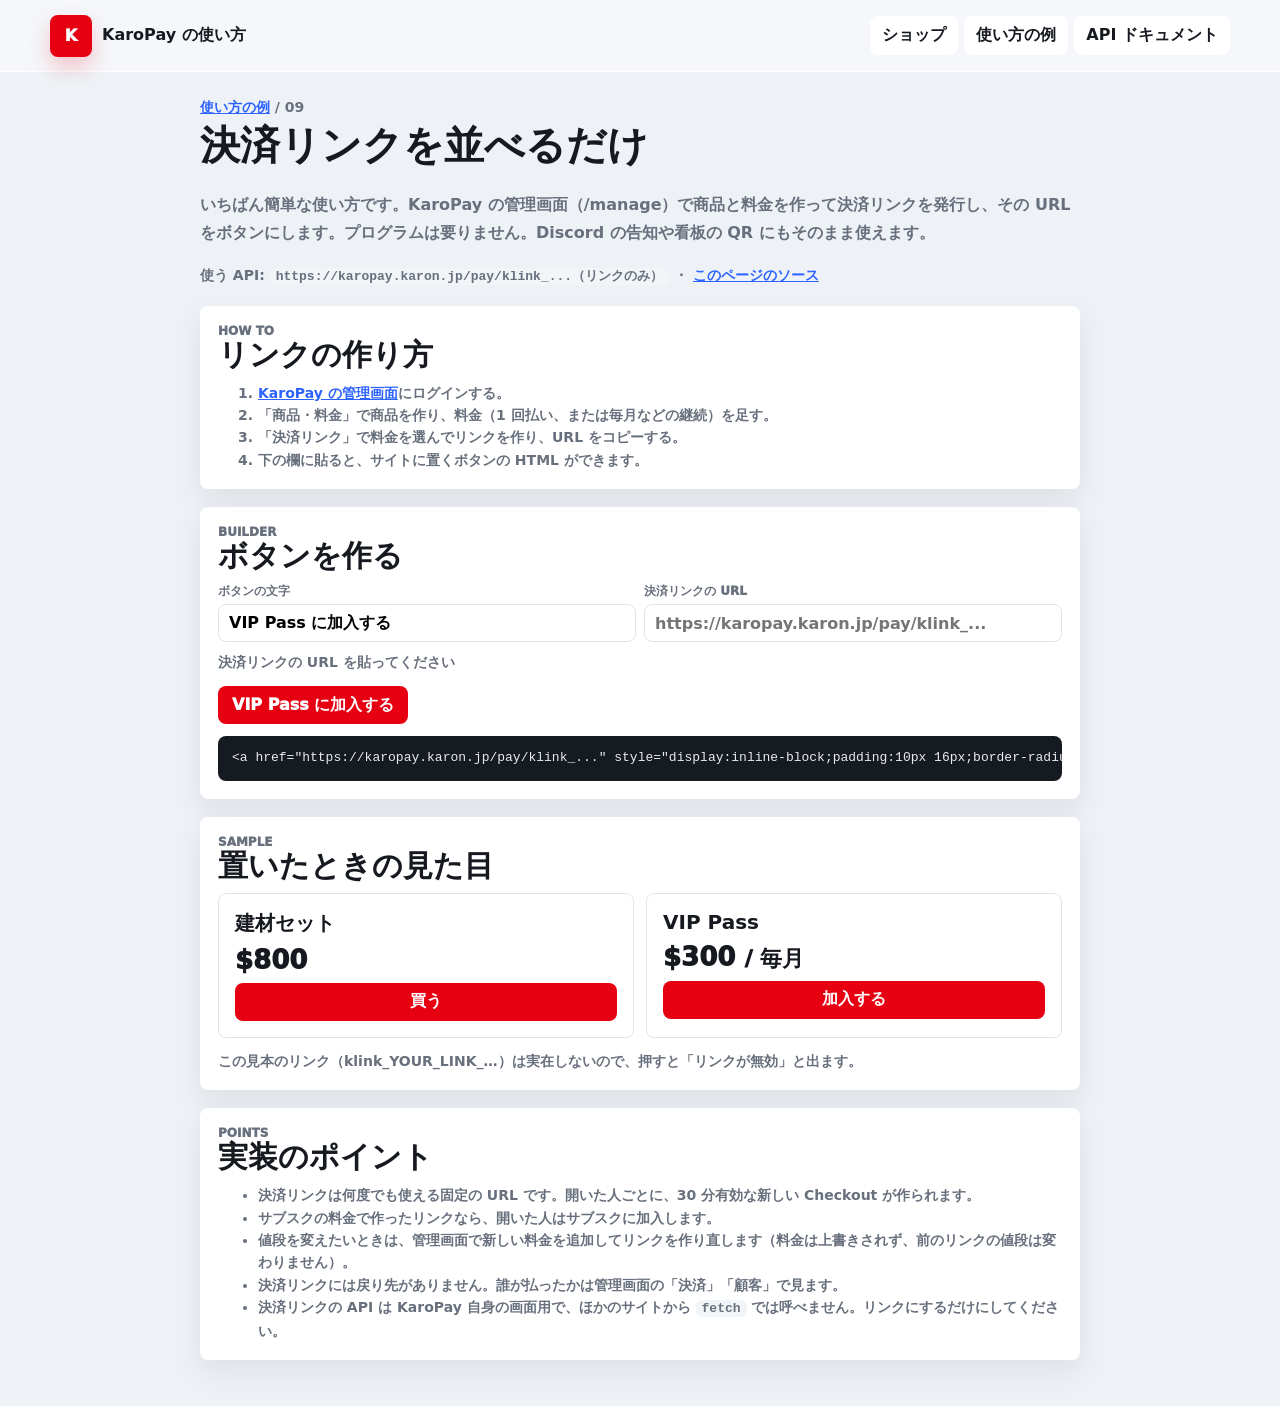
<file: examples/links.html>
<!doctype html>
<html lang="ja">
<head>
  <meta charset="UTF-8" />
  <meta name="viewport" content="width=device-width, initial-scale=1.0" />
  <meta name="theme-color" content="#101318" />
  <title>決済リンクを並べるだけ | KaroPay の使い方</title>
  <meta name="description" content="KaroPay の管理画面で作った決済リンクを、ボタンにして置くだけ。API もサイト用コードも要らない。" />
  <link rel="stylesheet" href="../styles.css" />
</head>
<body>
  <header class="site-header">
    <a class="brand" href="../index.html" aria-label="KaroCraft Market">
      <span>K</span>
      <strong>KaroPay の使い方</strong>
    </a>
    <nav class="site-nav" aria-label="ページ">
      <a href="../index.html">ショップ</a>
      <a href="./index.html">使い方の例</a>
      <a href="../docs.html">API ドキュメント</a>
    </nav>
  </header>

  <main class="example-page">
    <div>
      <p class="hint"><a href="./index.html">使い方の例</a> / 09</p>
      <h1>決済リンクを並べるだけ</h1>
    </div>
    <p class="example-lead">いちばん簡単な使い方です。KaroPay の管理画面（/manage）で商品と料金を作って決済リンクを発行し、その URL をボタンにします。プログラムは要りません。Discord の告知や看板の QR にもそのまま使えます。</p>
    <p class="hint">使う API: <code>https://karopay.karon.jp/pay/klink_...（リンクのみ）</code> ・ <a href="https://github.com/karonyt/KaroPayAPISampleSite/blob/main/examples/links.html">このページのソース</a></p>
    <section class="panel-section">
      <div class="section-head"><div><p>How to</p><h2>リンクの作り方</h2></div></div>
      <ol class="hint">
        <li><a href="https://karopay.karon.jp/manage" target="_blank" rel="noopener">KaroPay の管理画面</a>にログインする。</li>
        <li>「商品・料金」で商品を作り、料金（1 回払い、または毎月などの継続）を足す。</li>
        <li>「決済リンク」で料金を選んでリンクを作り、URL をコピーする。</li>
        <li>下の欄に貼ると、サイトに置くボタンの HTML ができます。</li>
      </ol>
    </section>
    <section class="panel-section">
      <div class="section-head"><div><p>Builder</p><h2>ボタンを作る</h2></div></div>
      <div class="form-grid" style="grid-template-columns: minmax(0,1fr) minmax(0,1fr)">
        <label><span>ボタンの文字</span><input id="label" maxlength="40" value="VIP Pass に加入する" /></label>
        <label><span>決済リンクの URL</span><input id="url" placeholder="https://karopay.karon.jp/pay/klink_..." /></label>
      </div>
      <output class="inline-status" id="status"></output>
      <div class="choice-row" id="preview"></div>
      <pre class="code-block" id="code"></pre>
    </section>
    <section class="panel-section">
      <div class="section-head"><div><p>Sample</p><h2>置いたときの見た目</h2></div></div>
      <div class="tier-grid">
        <article class="tier"><h3>建材セット</h3><div class="price">$800</div><a class="solid-button" href="https://karopay.karon.jp/pay/klink_YOUR_LINK_1">買う</a></article>
        <article class="tier"><h3>VIP Pass</h3><div class="price">$300 <small>/ 毎月</small></div><a class="solid-button" href="https://karopay.karon.jp/pay/klink_YOUR_LINK_2">加入する</a></article>
      </div>
      <p class="hint">この見本のリンク（klink_YOUR_LINK_…）は実在しないので、押すと「リンクが無効」と出ます。</p>
    </section>

    <section class="panel-section">
      <div class="section-head"><div><p>Points</p><h2>実装のポイント</h2></div></div>
      <ul class="hint">
        <li>決済リンクは何度でも使える固定の URL です。開いた人ごとに、30 分有効な新しい Checkout が作られます。</li>
        <li>サブスクの料金で作ったリンクなら、開いた人はサブスクに加入します。</li>
        <li>値段を変えたいときは、管理画面で新しい料金を追加してリンクを作り直します（料金は上書きされず、前のリンクの値段は変わりません）。</li>
        <li>決済リンクには戻り先がありません。誰が払ったかは管理画面の「決済」「顧客」で見ます。</li>
        <li>決済リンクの API は KaroPay 自身の画面用で、ほかのサイトから <code>fetch</code> では呼べません。リンクにするだけにしてください。</li>
      </ul>
    </section>
  </main>

  <script type="module">
import { el, setStatus } from './common.js';

const label = document.getElementById('label');
const url = document.getElementById('url');
const status = document.getElementById('status');
const escapeHtml = text => text.replace(/[&<>"']/g, c => ({ '&': '&amp;', '<': '&lt;', '>': '&gt;', '"': '&quot;', "'": '&#39;' }[c]));

function render() {
  const preview = document.getElementById('preview');
  const code = document.getElementById('code');
  let link = null;
  try {
    const u = new URL(url.value.trim());
    if (u.protocol === 'https:' && /^\/pay\/klink_[A-Za-z0-9_-]+$/.test(u.pathname)) link = u.toString();
  } catch {}
  if (!url.value.trim()) setStatus(status, '決済リンクの URL を貼ってください');
  else if (!link) setStatus(status, 'https://…/pay/klink_… の形の URL を貼ってください', 'error');
  else setStatus(status, 'このボタンをサイトに置けます', 'ready');

  const text = label.value.trim() || 'KaroPay で支払う';
  const href = link || 'https://karopay.karon.jp/pay/klink_...';
  preview.replaceChildren(el('a', { class: 'solid-button', href, target: '_blank', rel: 'noopener' }, text));
  code.textContent = `<a href="${escapeHtml(href)}" style="display:inline-block;padding:10px 16px;border-radius:8px;background:#e60012;color:#fff;font-weight:700;text-decoration:none">${escapeHtml(text)}</a>`;
}
label.addEventListener('input', render);
url.addEventListener('input', render);
render();
  </script>
</body>
</html>
</file>
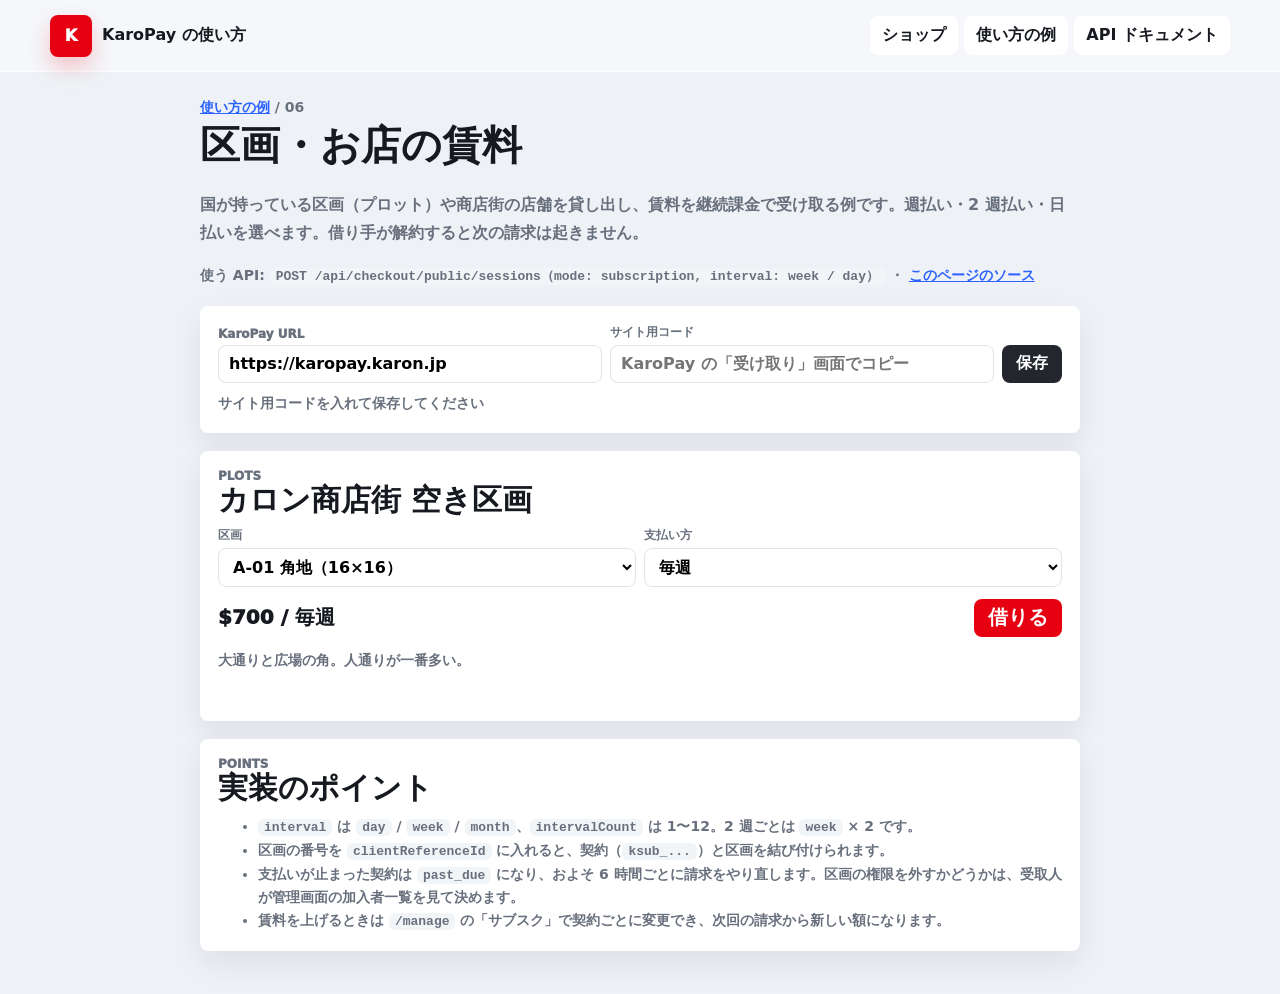
<file: examples/rent.html>
<!doctype html>
<html lang="ja">
<head>
  <meta charset="UTF-8" />
  <meta name="viewport" content="width=device-width, initial-scale=1.0" />
  <meta name="theme-color" content="#101318" />
  <title>区画・お店の賃料 | KaroPay の使い方</title>
  <meta name="description" content="国が貸す区画や商店街のお店の賃料を、週ごと・日ごとに自動で払ってもらう。" />
  <link rel="stylesheet" href="../styles.css" />
</head>
<body>
  <header class="site-header">
    <a class="brand" href="../index.html" aria-label="KaroCraft Market">
      <span>K</span>
      <strong>KaroPay の使い方</strong>
    </a>
    <nav class="site-nav" aria-label="ページ">
      <a href="../index.html">ショップ</a>
      <a href="./index.html">使い方の例</a>
      <a href="../docs.html">API ドキュメント</a>
    </nav>
  </header>

  <main class="example-page">
    <div>
      <p class="hint"><a href="./index.html">使い方の例</a> / 06</p>
      <h1>区画・お店の賃料</h1>
    </div>
    <p class="example-lead">国が持っている区画（プロット）や商店街の店舗を貸し出し、賃料を継続課金で受け取る例です。週払い・2 週払い・日払いを選べます。借り手が解約すると次の請求は起きません。</p>
    <p class="hint">使う API: <code>POST /api/checkout/public/sessions（mode: subscription, interval: week / day）</code> ・ <a href="https://github.com/karonyt/KaroPayAPISampleSite/blob/main/examples/rent.html">このページのソース</a></p>
    <section id="settings"></section>
    <section class="panel-section">
      <div class="section-head"><div><p>Plots</p><h2>カロン商店街 空き区画</h2></div></div>
      <div class="form-grid" style="grid-template-columns: minmax(0,1fr) minmax(0,1fr)">
        <label><span>区画</span><select id="plot"></select></label>
        <label><span>支払い方</span>
          <select id="cycle">
            <option value="week:1">毎週</option>
            <option value="week:2">2 週ごと</option>
            <option value="day:1">毎日</option>
          </select>
        </label>
      </div>
      <div class="total-row"><span id="price"></span><button class="solid-button" id="rent" type="button">借りる</button></div>
      <p class="hint" id="plot-info"></p>
      <output class="inline-status" id="status"></output>
    </section>

    <section class="panel-section">
      <div class="section-head"><div><p>Points</p><h2>実装のポイント</h2></div></div>
      <ul class="hint">
        <li><code>interval</code> は <code>day</code> / <code>week</code> / <code>month</code>、<code>intervalCount</code> は 1〜12。2 週ごとは <code>week</code> × 2 です。</li>
        <li>区画の番号を <code>clientReferenceId</code> に入れると、契約（<code>ksub_...</code>）と区画を結び付けられます。</li>
        <li>支払いが止まった契約は <code>past_due</code> になり、およそ 6 時間ごとに請求をやり直します。区画の権限を外すかどうかは、受取人が管理画面の加入者一覧を見て決めます。</li>
        <li>賃料を上げるときは <code>/manage</code> の「サブスク」で契約ごとに変更でき、次回の請求から新しい額になります。</li>
      </ul>
    </section>
  </main>

  <script type="module">
import { bindCheckoutButton, el, intervalLabel, money, mountSettings } from './common.js';

mountSettings();
// 賃料は「1 週あたり」で決め、周期に合わせて計算する
const plots = [
  { id: 'A-01', name: 'A-01 角地（16×16）', weekly: 700, note: '大通りと広場の角。人通りが一番多い。' },
  { id: 'A-04', name: 'A-04 通り沿い（12×16）', weekly: 450, note: '大通り沿い。2 階建てまで。' },
  { id: 'B-02', name: 'B-02 裏通り（10×10）', weekly: 200, note: '静かな裏通り。倉庫や工房向け。' }
];
const plot = document.getElementById('plot');
const cycle = document.getElementById('cycle');
for (const p of plots) plot.append(el('option', { value: p.id }, p.name));

function current() {
  const p = plots.find(x => x.id === plot.value);
  const [interval, count] = cycle.value.split(':');
  const intervalCount = Number(count);
  const amount = interval === 'day' ? Math.ceil(p.weekly / 7) : p.weekly * intervalCount;
  return { p, interval, intervalCount, amount };
}
function render() {
  const { p, interval, intervalCount, amount } = current();
  document.getElementById('price').textContent = `${money(amount)} / ${intervalLabel(interval, intervalCount)}`;
  document.getElementById('plot-info').textContent = p.note;
}
plot.addEventListener('change', render);
cycle.addEventListener('change', render);
render();

bindCheckoutButton(document.getElementById('rent'), document.getElementById('status'), () => {
  const { p, interval, intervalCount, amount } = current();
  return {
    amount,
    name: `区画 ${p.id} 賃料`,
    description: `カロン商店街 区画 ${p.id} 賃料（${intervalLabel(interval, intervalCount)}）`,
    refPrefix: `plot-${p.id}`,
    mode: 'subscription',
    subscription: { interval, intervalCount },
    meta: { plot: p.id }
  };
});
  </script>
</body>
</html>
</file>
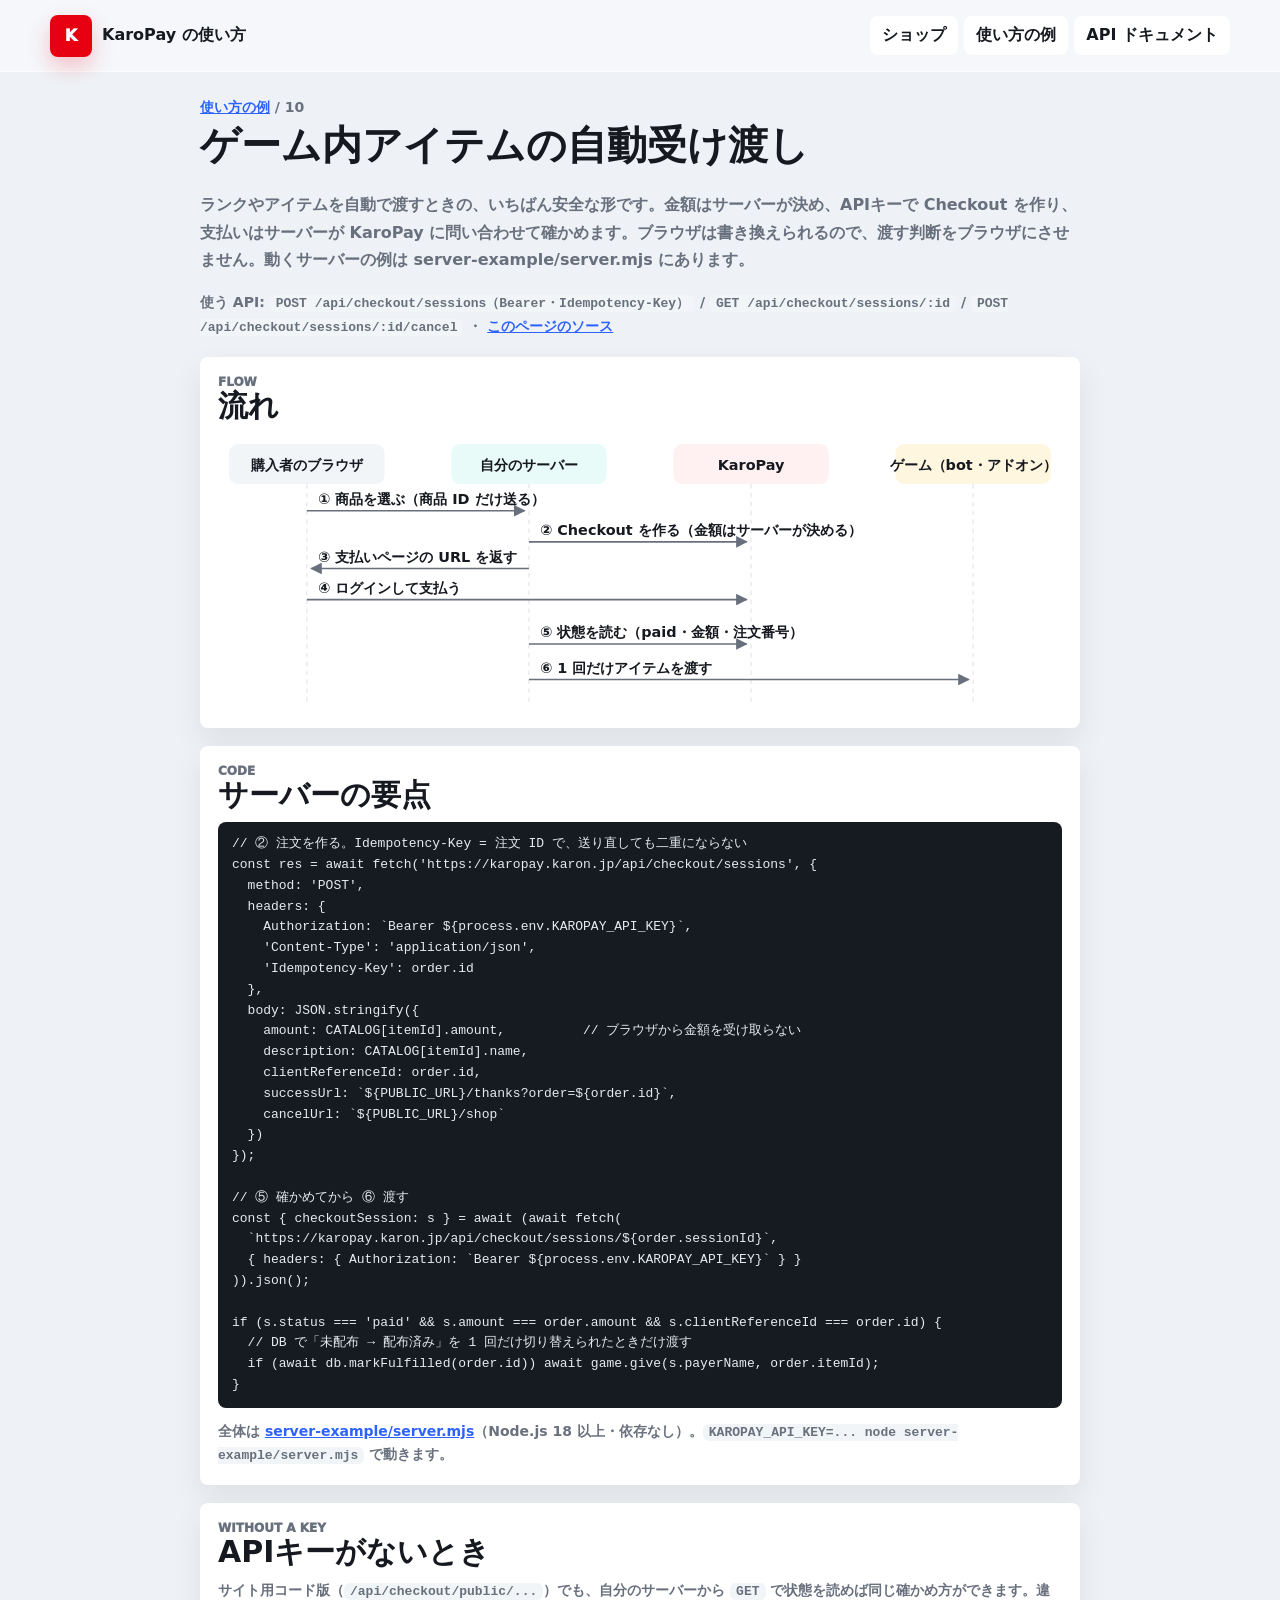
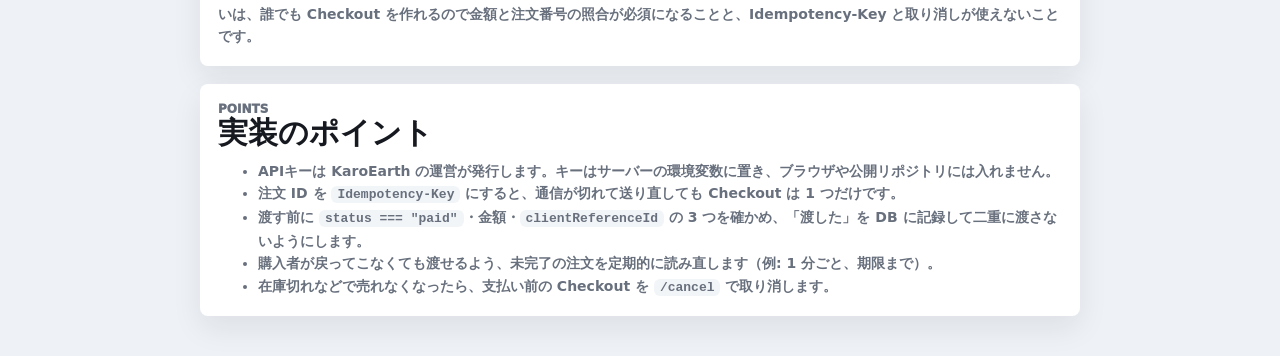
<file: examples/server.html>
<!doctype html>
<html lang="ja">
<head>
  <meta charset="UTF-8" />
  <meta name="viewport" content="width=device-width, initial-scale=1.0" />
  <meta name="theme-color" content="#101318" />
  <title>ゲーム内アイテムの自動受け渡し | KaroPay の使い方</title>
  <meta name="description" content="自分のサーバーで Checkout を作り、支払いを確かめてからゲーム内で 1 回だけアイテムを渡す。" />
  <link rel="stylesheet" href="../styles.css" />
</head>
<body>
  <header class="site-header">
    <a class="brand" href="../index.html" aria-label="KaroCraft Market">
      <span>K</span>
      <strong>KaroPay の使い方</strong>
    </a>
    <nav class="site-nav" aria-label="ページ">
      <a href="../index.html">ショップ</a>
      <a href="./index.html">使い方の例</a>
      <a href="../docs.html">API ドキュメント</a>
    </nav>
  </header>

  <main class="example-page">
    <div>
      <p class="hint"><a href="./index.html">使い方の例</a> / 10</p>
      <h1>ゲーム内アイテムの自動受け渡し</h1>
    </div>
    <p class="example-lead">ランクやアイテムを自動で渡すときの、いちばん安全な形です。金額はサーバーが決め、APIキーで Checkout を作り、支払いはサーバーが KaroPay に問い合わせて確かめます。ブラウザは書き換えられるので、渡す判断をブラウザにさせません。動くサーバーの例は server-example/server.mjs にあります。</p>
    <p class="hint">使う API: <code>POST /api/checkout/sessions（Bearer・Idempotency-Key）</code> / <code>GET /api/checkout/sessions/:id</code> / <code>POST /api/checkout/sessions/:id/cancel</code> ・ <a href="https://github.com/karonyt/KaroPayAPISampleSite/blob/main/examples/server.html">このページのソース</a></p>
    <section class="panel-section">
      <div class="section-head"><div><p>Flow</p><h2>流れ</h2></div></div>
      <svg viewBox="0 0 760 250" role="img" aria-label="購入者・自分のサーバー・KaroPay・ゲームのやりとり" style="width:100%;height:auto;font:13px system-ui;font-weight:700">
        <defs><marker id="a" viewBox="0 0 10 10" refX="9" refY="5" markerWidth="7" markerHeight="7" orient="auto"><path d="M0 0L10 5L0 10z" fill="#68707d"/></marker></defs>
        <g fill="#16191f" text-anchor="middle">
          <rect x="10" y="10" width="140" height="36" rx="8" fill="#f2f5f8"/><text x="80" y="33">購入者のブラウザ</text>
          <rect x="210" y="10" width="140" height="36" rx="8" fill="#e8fbf8"/><text x="280" y="33">自分のサーバー</text>
          <rect x="410" y="10" width="140" height="36" rx="8" fill="#fff0f1"/><text x="480" y="33">KaroPay</text>
          <rect x="610" y="10" width="140" height="36" rx="8" fill="#fff6e0"/><text x="680" y="33">ゲーム（bot・アドオン）</text>
        </g>
        <g stroke="#dfe4ea" stroke-dasharray="4 4"><line x1="80" y1="46" x2="80" y2="245"/><line x1="280" y1="46" x2="280" y2="245"/><line x1="480" y1="46" x2="480" y2="245"/><line x1="680" y1="46" x2="680" y2="245"/></g>
        <g stroke="#68707d" stroke-width="1.5" marker-end="url(#a)" fill="none">
          <line x1="80" y1="70" x2="276" y2="70"/><line x1="280" y1="98" x2="476" y2="98"/><line x1="280" y1="122" x2="84" y2="122"/>
          <line x1="80" y1="150" x2="476" y2="150"/><line x1="280" y1="190" x2="476" y2="190"/><line x1="280" y1="222" x2="676" y2="222"/>
        </g>
        <g fill="#16191f">
          <text x="90" y="64">① 商品を選ぶ（商品 ID だけ送る）</text>
          <text x="290" y="92">② Checkout を作る（金額はサーバーが決める）</text>
          <text x="90" y="116">③ 支払いページの URL を返す</text>
          <text x="90" y="144">④ ログインして支払う</text>
          <text x="290" y="184">⑤ 状態を読む（paid・金額・注文番号）</text>
          <text x="290" y="216">⑥ 1 回だけアイテムを渡す</text>
        </g>
      </svg>
    </section>
    <section class="panel-section">
      <div class="section-head"><div><p>Code</p><h2>サーバーの要点</h2></div></div>
<pre class="code-block"><code>// ② 注文を作る。Idempotency-Key = 注文 ID で、送り直しても二重にならない
const res = await fetch('https://karopay.karon.jp/api/checkout/sessions', {
  method: 'POST',
  headers: {
    Authorization: `Bearer ${process.env.KAROPAY_API_KEY}`,
    'Content-Type': 'application/json',
    'Idempotency-Key': order.id
  },
  body: JSON.stringify({
    amount: CATALOG[itemId].amount,          // ブラウザから金額を受け取らない
    description: CATALOG[itemId].name,
    clientReferenceId: order.id,
    successUrl: `${PUBLIC_URL}/thanks?order=${order.id}`,
    cancelUrl: `${PUBLIC_URL}/shop`
  })
});

// ⑤ 確かめてから ⑥ 渡す
const { checkoutSession: s } = await (await fetch(
  `https://karopay.karon.jp/api/checkout/sessions/${order.sessionId}`,
  { headers: { Authorization: `Bearer ${process.env.KAROPAY_API_KEY}` } }
)).json();

if (s.status === 'paid' &amp;&amp; s.amount === order.amount &amp;&amp; s.clientReferenceId === order.id) {
  // DB で「未配布 → 配布済み」を 1 回だけ切り替えられたときだけ渡す
  if (await db.markFulfilled(order.id)) await game.give(s.payerName, order.itemId);
}</code></pre>
      <p class="hint">全体は <a href="https://github.com/karonyt/KaroPayAPISampleSite/blob/main/server-example/server.mjs">server-example/server.mjs</a>（Node.js 18 以上・依存なし）。<code>KAROPAY_API_KEY=... node server-example/server.mjs</code> で動きます。</p>
    </section>
    <section class="panel-section">
      <div class="section-head"><div><p>Without a key</p><h2>APIキーがないとき</h2></div></div>
      <p class="hint">サイト用コード版（<code>/api/checkout/public/...</code>）でも、自分のサーバーから <code>GET</code> で状態を読めば同じ確かめ方ができます。違いは、誰でも Checkout を作れるので金額と注文番号の照合が必須になることと、Idempotency-Key と取り消しが使えないことです。</p>
    </section>

    <section class="panel-section">
      <div class="section-head"><div><p>Points</p><h2>実装のポイント</h2></div></div>
      <ul class="hint">
        <li>APIキーは KaroEarth の運営が発行します。キーはサーバーの環境変数に置き、ブラウザや公開リポジトリには入れません。</li>
        <li>注文 ID を <code>Idempotency-Key</code> にすると、通信が切れて送り直しても Checkout は 1 つだけです。</li>
        <li>渡す前に <code>status === "paid"</code>・金額・<code>clientReferenceId</code> の 3 つを確かめ、「渡した」を DB に記録して二重に渡さないようにします。</li>
        <li>購入者が戻ってこなくても渡せるよう、未完了の注文を定期的に読み直します（例: 1 分ごと、期限まで）。</li>
        <li>在庫切れなどで売れなくなったら、支払い前の Checkout を <code>/cancel</code> で取り消します。</li>
      </ul>
    </section>
  </main>

  <script type="module">
// このページは説明だけで、ブラウザからは API を呼びません。
  </script>
</body>
</html>
</file>
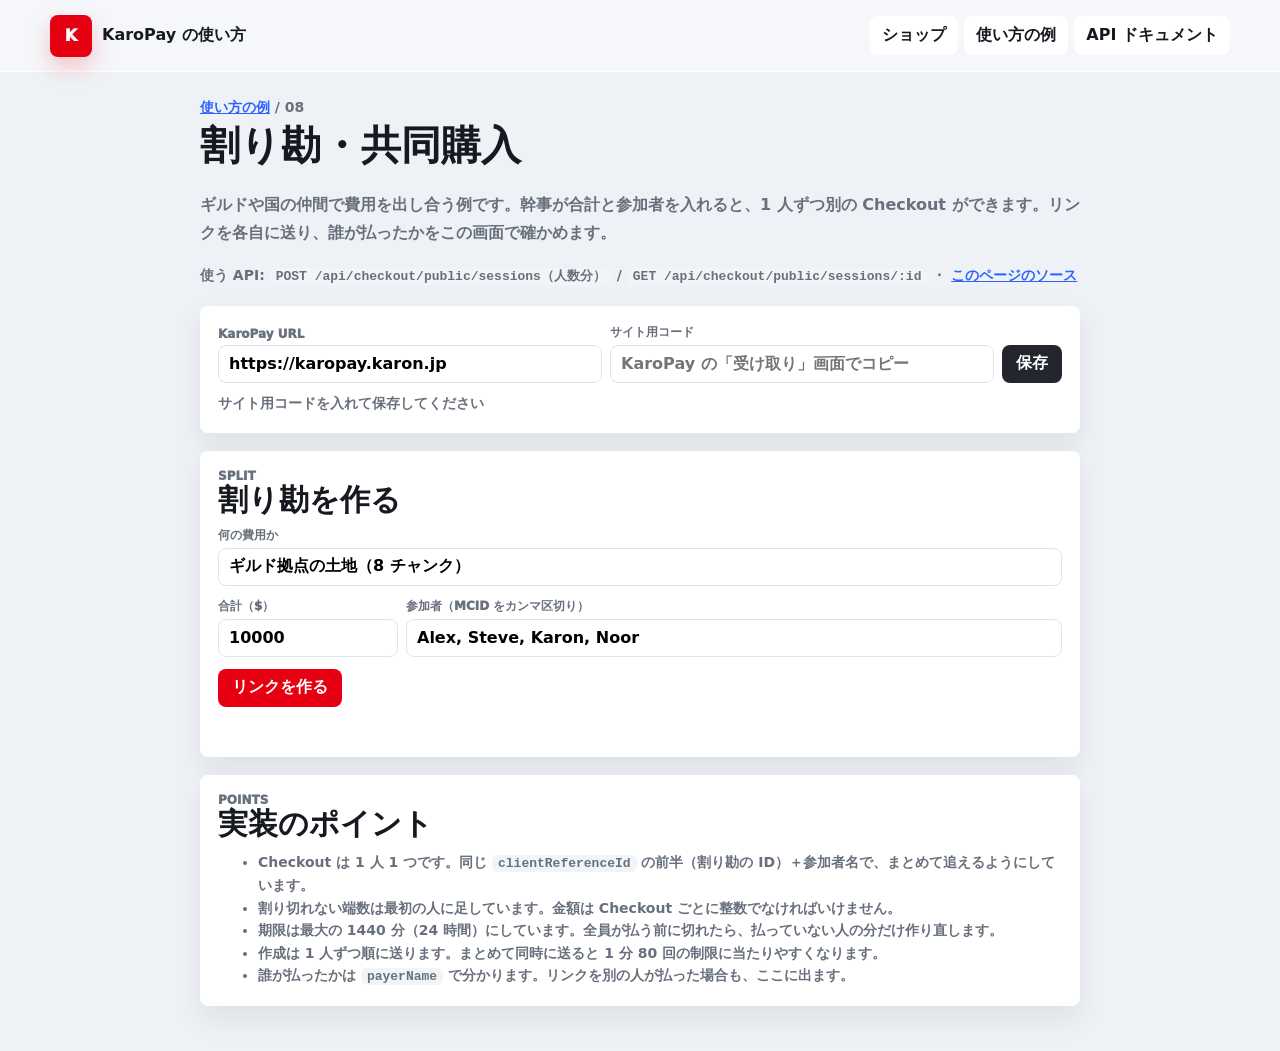
<file: examples/split.html>
<!doctype html>
<html lang="ja">
<head>
  <meta charset="UTF-8" />
  <meta name="viewport" content="width=device-width, initial-scale=1.0" />
  <meta name="theme-color" content="#101318" />
  <title>割り勘・共同購入 | KaroPay の使い方</title>
  <meta name="description" content="ギルドで装備や土地を共同で買う。人数分の Checkout を作って配り、全員の支払いを一覧で追う。" />
  <link rel="stylesheet" href="../styles.css" />
</head>
<body>
  <header class="site-header">
    <a class="brand" href="../index.html" aria-label="KaroCraft Market">
      <span>K</span>
      <strong>KaroPay の使い方</strong>
    </a>
    <nav class="site-nav" aria-label="ページ">
      <a href="../index.html">ショップ</a>
      <a href="./index.html">使い方の例</a>
      <a href="../docs.html">API ドキュメント</a>
    </nav>
  </header>

  <main class="example-page">
    <div>
      <p class="hint"><a href="./index.html">使い方の例</a> / 08</p>
      <h1>割り勘・共同購入</h1>
    </div>
    <p class="example-lead">ギルドや国の仲間で費用を出し合う例です。幹事が合計と参加者を入れると、1 人ずつ別の Checkout ができます。リンクを各自に送り、誰が払ったかをこの画面で確かめます。</p>
    <p class="hint">使う API: <code>POST /api/checkout/public/sessions（人数分）</code> / <code>GET /api/checkout/public/sessions/:id</code> ・ <a href="https://github.com/karonyt/KaroPayAPISampleSite/blob/main/examples/split.html">このページのソース</a></p>
    <section id="settings"></section>
    <section class="panel-section">
      <div class="section-head"><div><p>Split</p><h2>割り勘を作る</h2></div></div>
      <label class="field"><span>何の費用か</span><input id="title" maxlength="60" value="ギルド拠点の土地（8 チャンク）" /></label>
      <div class="form-grid" style="grid-template-columns: minmax(0,180px) minmax(0,1fr)">
        <label><span>合計（$）</span><input id="total" type="number" min="1" step="1" value="10000" /></label>
        <label><span>参加者（MCID をカンマ区切り）</span><input id="members" value="Alex, Steve, Karon, Noor" /></label>
      </div>
      <div><button class="solid-button" id="create" type="button">リンクを作る</button></div>
      <output class="inline-status" id="status"></output>
    </section>
    <section class="panel-section" id="board" hidden>
      <div class="section-head"><div><p>Board</p><h2 id="board-title"></h2></div><button class="ghost-button" id="refresh" type="button">状態を更新</button></div>
      <div class="table-wrap"><table class="history-table"><thead><tr><th>参加者</th><th>金額</th><th>状態</th><th>払った人</th><th>リンク</th></tr></thead><tbody id="rows"></tbody></table></div>
      <p class="total-row" style="font-size:16px"><span id="progress"></span></p>
    </section>

    <section class="panel-section">
      <div class="section-head"><div><p>Points</p><h2>実装のポイント</h2></div></div>
      <ul class="hint">
        <li>Checkout は 1 人 1 つです。同じ <code>clientReferenceId</code> の前半（割り勘の ID）＋参加者名で、まとめて追えるようにしています。</li>
        <li>割り切れない端数は最初の人に足しています。金額は Checkout ごとに整数でなければいけません。</li>
        <li>期限は最大の 1440 分（24 時間）にしています。全員が払う前に切れたら、払っていない人の分だけ作り直します。</li>
        <li>作成は 1 人ずつ順に送ります。まとめて同時に送ると 1 分 80 回の制限に当たりやすくなります。</li>
        <li>誰が払ったかは <code>payerName</code> で分かります。リンクを別の人が払った場合も、ここに出ます。</li>
      </ul>
    </section>
  </main>

  <script type="module">
import { STATUS_TEXT, el, errorMessage, findHistory, getPublicCheckout, loadSettings, money, mountSettings, setStatus, startCheckout, updateHistory } from './common.js';

mountSettings();
const KEY = 'example.split.current';
const status = document.getElementById('status');
let split = null;
try { split = JSON.parse(localStorage.getItem(KEY) || 'null'); } catch {}

document.getElementById('create').addEventListener('click', async () => {
  const total = Number(document.getElementById('total').value);
  const members = [...new Set(document.getElementById('members').value.split(/[,、\s]+/).map(s => s.trim()).filter(Boolean))];
  const title = document.getElementById('title').value.trim() || '割り勘';
  if (!Number.isSafeInteger(total) || total < 1) return setStatus(status, '合計は 1 以上の整数にしてください', 'error');
  if (members.length < 2 || members.length > 20) return setStatus(status, '参加者は 2〜20 人にしてください', 'error');
  if (total < members.length) return setStatus(status, '合計が人数より少ないと割れません', 'error');

  const base = Math.floor(total / members.length);
  const remainder = total - base * members.length;
  const splitId = `split-${Date.now().toString(36)}`;
  const button = document.getElementById('create');
  button.disabled = true;
  split = { id: splitId, title, total, parts: [] };
  try {
    for (const [i, member] of members.entries()) {
      setStatus(status, `${member} さんの分を作っています（${i + 1}/${members.length}）`, 'ready');
      const amount = base + (i === 0 ? remainder : 0);
      const safeName = member.replace(/[^A-Za-z0-9._-]/g, '').slice(0, 24) || `m${i + 1}`;
      const { session, url } = await startCheckout({
        amount, name: `${title}（${member}）`, description: `${title} 割り勘 ${member} さんの分`,
        refPrefix: `${splitId}:${safeName}`, expiresInMinutes: 1440, redirect: false, meta: { split: splitId, member }
      });
      split.parts.push({ member, amount, id: session.id, url, status: session.status, payerName: null });
      save();
    }
    setStatus(status, 'できました。各リンクを参加者に送ってください。', 'ready');
  } catch (error) {
    setStatus(status, `${errorMessage(error)}（できた分はそのまま残します）`, 'error');
  } finally {
    button.disabled = false;
    render();
  }
});

document.getElementById('refresh').addEventListener('click', refresh);

function save() {
  try { localStorage.setItem(KEY, JSON.stringify(split)); } catch {}
}

async function refresh() {
  if (!split) return;
  const apiBase = loadSettings().apiBase;
  for (const part of split.parts) {
    if (part.status !== 'open' && part.status !== 'paying') continue;
    try {
      const { checkoutSession: s } = await getPublicCheckout(findHistory(part.id)?.apiBase || apiBase, part.id);
      part.status = s.status;
      part.payerName = s.payerName;
      updateHistory(part.id, { status: s.status });
    } catch {}
  }
  save();
  render();
}

function render() {
  const board = document.getElementById('board');
  if (!split?.parts.length) { board.hidden = true; return; }
  board.hidden = false;
  document.getElementById('board-title').textContent = `${split.title}（合計 ${money(split.total)}）`;
  document.getElementById('rows').replaceChildren(...split.parts.map(part => el('tr', {},
    el('td', {}, part.member),
    el('td', {}, money(part.amount)),
    el('td', {}, el('span', { class: `badge ${part.status}` }, STATUS_TEXT[part.status] || part.status)),
    el('td', {}, part.payerName || '—'),
    el('td', {}, part.status === 'open'
      ? el('button', { class: 'ghost-button', type: 'button', onclick: event => {
          navigator.clipboard?.writeText(part.url).then(() => { event.target.textContent = 'コピーしました'; }, () => window.prompt('リンク', part.url));
        } }, 'リンクをコピー')
      : '—'))));
  const paid = split.parts.filter(p => p.status === 'paid');
  const paidSum = paid.reduce((s, p) => s + p.amount, 0);
  document.getElementById('progress').textContent =
    `${paid.length}/${split.parts.length} 人が支払い済み（${money(paidSum)} / ${money(split.total)}）${paid.length === split.parts.length ? ' — 全員そろいました！' : ''}`;
}

render();
refresh();
  </script>
</body>
</html>
</file>
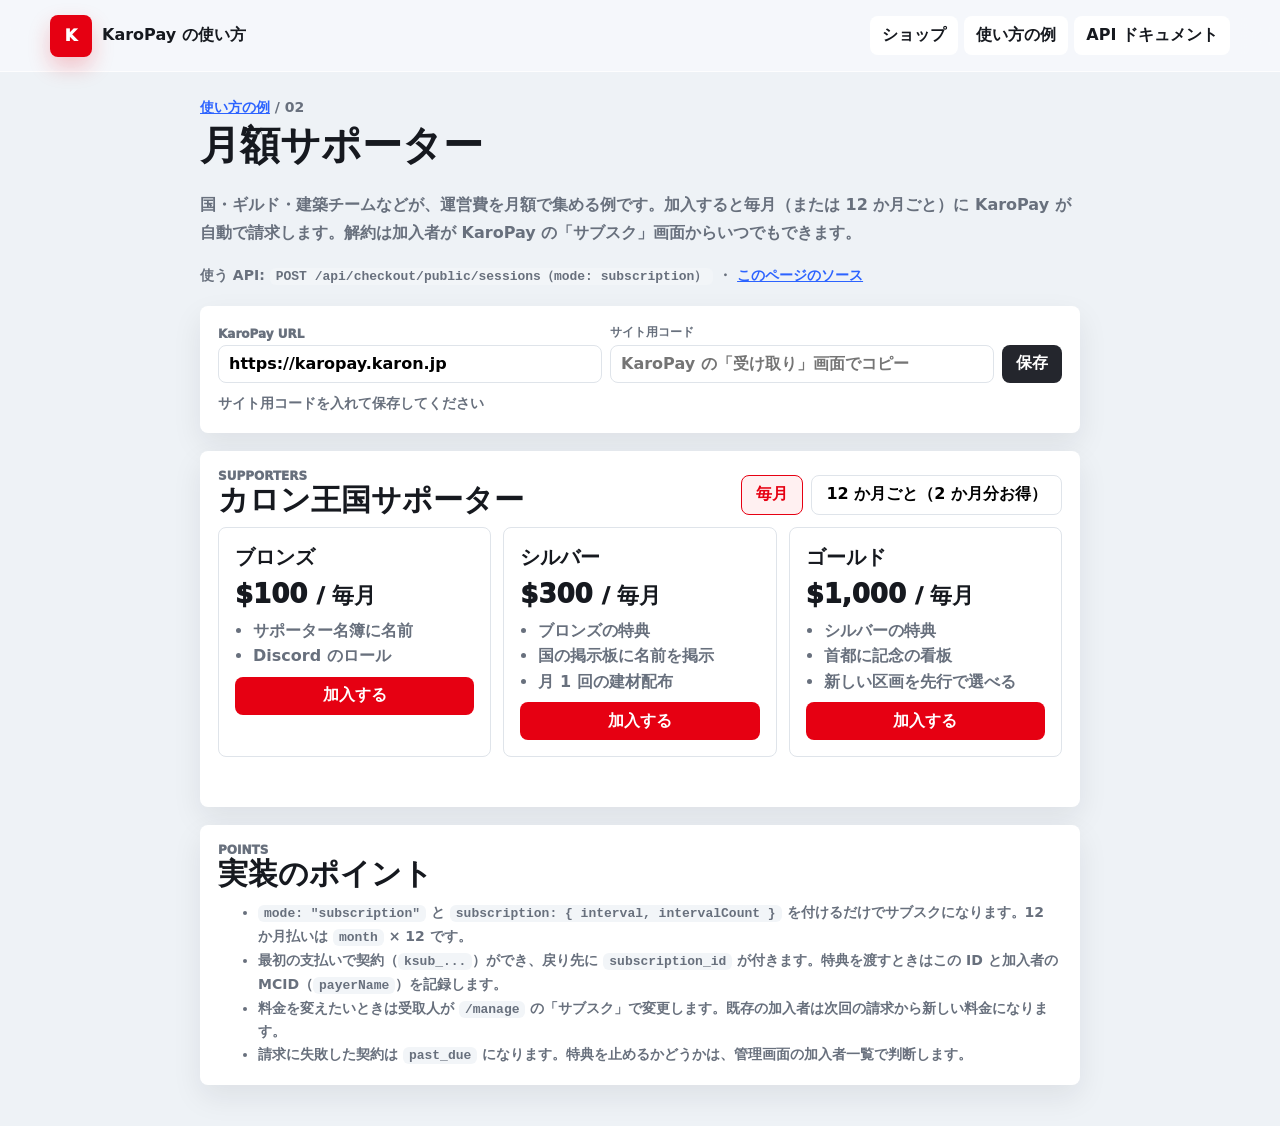
<file: examples/supporter.html>
<!doctype html>
<html lang="ja">
<head>
  <meta charset="UTF-8" />
  <meta name="viewport" content="width=device-width, initial-scale=1.0" />
  <meta name="theme-color" content="#101318" />
  <title>月額サポーター | KaroPay の使い方</title>
  <meta name="description" content="国やギルドの運営を支える月額プラン。3 段階・月払いと 12 か月払いを切り替え。" />
  <link rel="stylesheet" href="../styles.css" />
</head>
<body>
  <header class="site-header">
    <a class="brand" href="../index.html" aria-label="KaroCraft Market">
      <span>K</span>
      <strong>KaroPay の使い方</strong>
    </a>
    <nav class="site-nav" aria-label="ページ">
      <a href="../index.html">ショップ</a>
      <a href="./index.html">使い方の例</a>
      <a href="../docs.html">API ドキュメント</a>
    </nav>
  </header>

  <main class="example-page">
    <div>
      <p class="hint"><a href="./index.html">使い方の例</a> / 02</p>
      <h1>月額サポーター</h1>
    </div>
    <p class="example-lead">国・ギルド・建築チームなどが、運営費を月額で集める例です。加入すると毎月（または 12 か月ごと）に KaroPay が自動で請求します。解約は加入者が KaroPay の「サブスク」画面からいつでもできます。</p>
    <p class="hint">使う API: <code>POST /api/checkout/public/sessions（mode: subscription）</code> ・ <a href="https://github.com/karonyt/KaroPayAPISampleSite/blob/main/examples/supporter.html">このページのソース</a></p>
    <section id="settings"></section>
    <section class="panel-section">
      <div class="section-head">
        <div><p>Supporters</p><h2>カロン王国サポーター</h2></div>
        <div class="choice-row" id="billing">
          <button type="button" data-count="1" aria-pressed="true">毎月</button>
          <button type="button" data-count="12" aria-pressed="false">12 か月ごと（2 か月分お得）</button>
        </div>
      </div>
      <div class="tier-grid" id="tiers"></div>
      <output class="inline-status" id="status"></output>
    </section>

    <section class="panel-section">
      <div class="section-head"><div><p>Points</p><h2>実装のポイント</h2></div></div>
      <ul class="hint">
        <li><code>mode: "subscription"</code> と <code>subscription: { interval, intervalCount }</code> を付けるだけでサブスクになります。12 か月払いは <code>month</code> × 12 です。</li>
        <li>最初の支払いで契約（<code>ksub_...</code>）ができ、戻り先に <code>subscription_id</code> が付きます。特典を渡すときはこの ID と加入者の MCID（<code>payerName</code>）を記録します。</li>
        <li>料金を変えたいときは受取人が <code>/manage</code> の「サブスク」で変更します。既存の加入者は次回の請求から新しい料金になります。</li>
        <li>請求に失敗した契約は <code>past_due</code> になります。特典を止めるかどうかは、管理画面の加入者一覧で判断します。</li>
      </ul>
    </section>
  </main>

  <script type="module">
import { bindCheckoutButton, el, intervalLabel, mountSettings, money } from './common.js';

mountSettings();
const tiers = [
  { id: 'bronze', name: 'ブロンズ', monthly: 100, perks: ['サポーター名簿に名前', 'Discord のロール'] },
  { id: 'silver', name: 'シルバー', monthly: 300, perks: ['ブロンズの特典', '国の掲示板に名前を掲示', '月 1 回の建材配布'] },
  { id: 'gold', name: 'ゴールド', monthly: 1000, perks: ['シルバーの特典', '首都に記念の看板', '新しい区画を先行で選べる'] }
];
let count = 1;
const status = document.getElementById('status');
const host = document.getElementById('tiers');

function priceFor(tier) {
  return count === 12 ? tier.monthly * 10 : tier.monthly; // 12 か月払いは 10 か月分
}

function render() {
  host.replaceChildren();
  for (const tier of tiers) {
    const button = el('button', { class: 'solid-button', type: 'button' }, '加入する');
    host.append(el('article', { class: 'tier' },
      el('h3', {}, tier.name),
      el('div', { class: 'price' }, `${money(priceFor(tier))} `, el('small', {}, `/ ${intervalLabel('month', count)}`)),
      el('ul', {}, tier.perks.map(perk => el('li', {}, perk))),
      button));
    bindCheckoutButton(button, status, () => ({
      amount: priceFor(tier),
      name: `サポーター ${tier.name}`,
      description: `カロン王国サポーター ${tier.name}（${intervalLabel('month', count)}）`,
      refPrefix: `supporter-${tier.id}`,
      mode: 'subscription',
      subscription: { interval: 'month', intervalCount: count }
    }));
  }
}

for (const button of document.querySelectorAll('#billing button')) {
  button.addEventListener('click', () => {
    count = Number(button.dataset.count);
    for (const b of document.querySelectorAll('#billing button')) b.setAttribute('aria-pressed', String(b === button));
    render();
  });
}
render();
  </script>
</body>
</html>
</file>
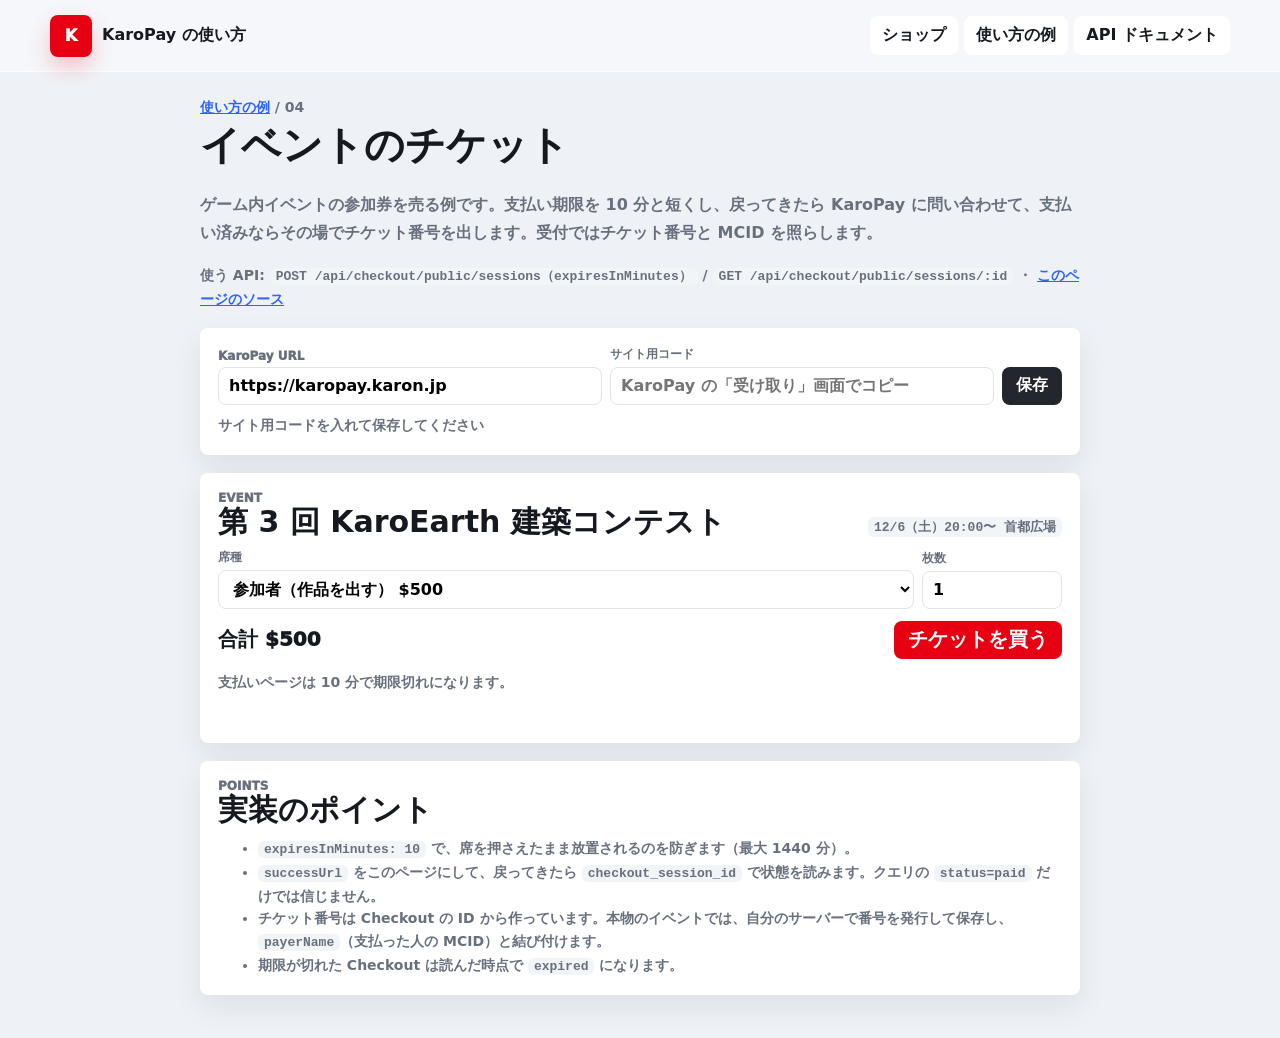
<file: examples/ticket.html>
<!doctype html>
<html lang="ja">
<head>
  <meta charset="UTF-8" />
  <meta name="viewport" content="width=device-width, initial-scale=1.0" />
  <meta name="theme-color" content="#101318" />
  <title>イベントのチケット | KaroPay の使い方</title>
  <meta name="description" content="建築コンテストやレースの参加券。席種と枚数を選び、支払い後にチケット番号を出す。" />
  <link rel="stylesheet" href="../styles.css" />
</head>
<body>
  <header class="site-header">
    <a class="brand" href="../index.html" aria-label="KaroCraft Market">
      <span>K</span>
      <strong>KaroPay の使い方</strong>
    </a>
    <nav class="site-nav" aria-label="ページ">
      <a href="../index.html">ショップ</a>
      <a href="./index.html">使い方の例</a>
      <a href="../docs.html">API ドキュメント</a>
    </nav>
  </header>

  <main class="example-page">
    <div>
      <p class="hint"><a href="./index.html">使い方の例</a> / 04</p>
      <h1>イベントのチケット</h1>
    </div>
    <p class="example-lead">ゲーム内イベントの参加券を売る例です。支払い期限を 10 分と短くし、戻ってきたら KaroPay に問い合わせて、支払い済みならその場でチケット番号を出します。受付ではチケット番号と MCID を照らします。</p>
    <p class="hint">使う API: <code>POST /api/checkout/public/sessions（expiresInMinutes）</code> / <code>GET /api/checkout/public/sessions/:id</code> ・ <a href="https://github.com/karonyt/KaroPayAPISampleSite/blob/main/examples/ticket.html">このページのソース</a></p>
    <section id="settings"></section>
    <section class="panel-section">
      <div class="section-head"><div><p>Event</p><h2>第 3 回 KaroEarth 建築コンテスト</h2></div><code class="api-tag">12/6（土）20:00〜 首都広場</code></div>
      <div class="form-grid" style="grid-template-columns: minmax(0,1fr) minmax(0,140px)">
        <label><span>席種</span>
          <select id="seat">
            <option value="entry" data-price="500">参加者（作品を出す） $500</option>
            <option value="audience" data-price="100">観客席 $100</option>
            <option value="vip" data-price="800">観客 VIP（最前列） $800</option>
          </select>
        </label>
        <label><span>枚数</span><input id="qty" type="number" min="1" max="10" value="1" /></label>
      </div>
      <div class="total-row"><span>合計 <span id="total"></span></span><button class="solid-button" id="buy" type="button">チケットを買う</button></div>
      <p class="hint">支払いページは 10 分で期限切れになります。</p>
      <output class="inline-status" id="status"></output>
    </section>
    <section class="panel-section" id="ticket" hidden>
      <div class="section-head"><div><p>Your ticket</p><h2>チケット</h2></div></div>
      <div class="qr-box">
        <strong style="font-size:28px; letter-spacing:.08em" id="ticket-no"></strong>
        <span class="hint" id="ticket-info"></span>
      </div>
    </section>

    <section class="panel-section">
      <div class="section-head"><div><p>Points</p><h2>実装のポイント</h2></div></div>
      <ul class="hint">
        <li><code>expiresInMinutes: 10</code> で、席を押さえたまま放置されるのを防ぎます（最大 1440 分）。</li>
        <li><code>successUrl</code> をこのページにして、戻ってきたら <code>checkout_session_id</code> で状態を読みます。クエリの <code>status=paid</code> だけでは信じません。</li>
        <li>チケット番号は Checkout の ID から作っています。本物のイベントでは、自分のサーバーで番号を発行して保存し、<code>payerName</code>（支払った人の MCID）と結び付けます。</li>
        <li>期限が切れた Checkout は読んだ時点で <code>expired</code> になります。</li>
      </ul>
    </section>
  </main>

  <script type="module">
import { bindCheckoutButton, dateText, money, mountSettings, readReturn, setStatus } from './common.js';

mountSettings();
const seat = document.getElementById('seat');
const qty = document.getElementById('qty');
const status = document.getElementById('status');
const price = () => Number(seat.selectedOptions[0].dataset.price);
const count = () => Math.min(10, Math.max(1, Math.trunc(Number(qty.value)) || 1));
const update = () => { document.getElementById('total').textContent = money(price() * count()); };
seat.addEventListener('change', update);
qty.addEventListener('input', update);
update();

bindCheckoutButton(document.getElementById('buy'), status, () => {
  const label = seat.selectedOptions[0].textContent.replace(/\s*\$\d+$/, '');
  return {
    amount: price() * count(),
    name: `建築コンテスト ${label} ×${count()}`,
    description: `第3回建築コンテスト ${label} ×${count()}`,
    refPrefix: `ticket-${seat.value}`,
    expiresInMinutes: 10,
    returnTo: 'self',
    meta: { seat: seat.value, qty: count() }
  };
});

try {
  const result = await readReturn();
  if (result?.verified) {
    const { session, entry } = result;
    document.getElementById('ticket').hidden = false;
    document.getElementById('ticket-no').textContent = `T-${session.id.slice(4, 12).toUpperCase()}`;
    document.getElementById('ticket-info').textContent =
      `${entry.name} ／ ${session.payerName} ／ ${dateText(session.paidAt)} 支払い`;
    setStatus(status, '支払いを確認しました。当日はこの番号を受付で見せてください。', 'ready');
  } else if (result?.canceled) {
    setStatus(status, '購入を取りやめました。');
  } else if (result) {
    setStatus(status, `支払いを確認できませんでした（状態: ${result.session?.status}）`, 'error');
  }
} catch {
  setStatus(status, 'KaroPay に接続できませんでした', 'error');
}
  </script>
</body>
</html>
</file>
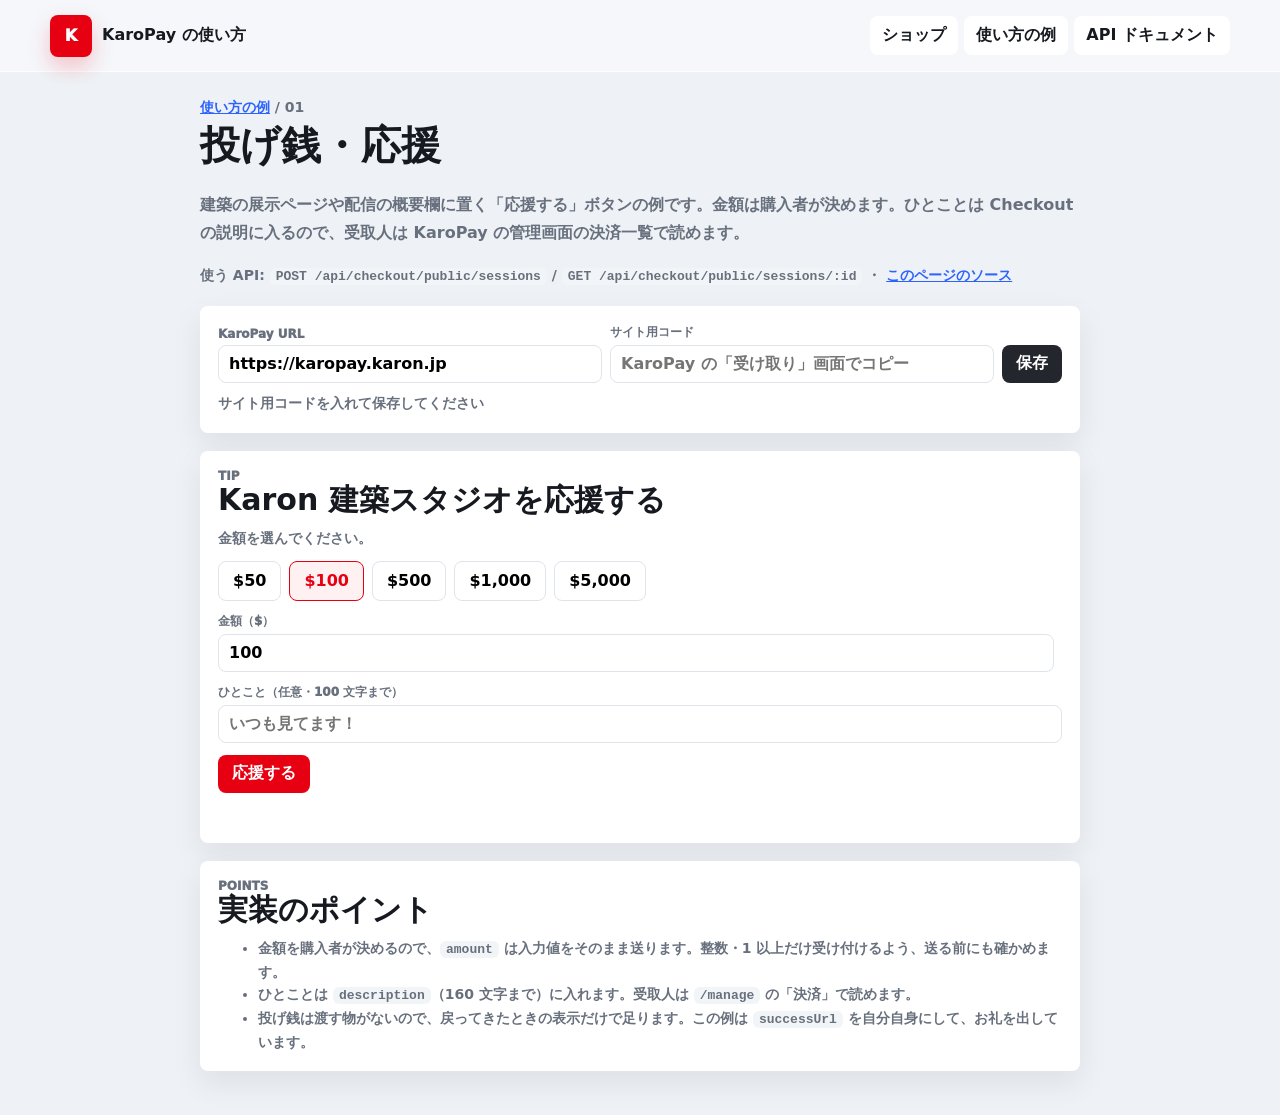
<file: examples/tip.html>
<!doctype html>
<html lang="ja">
<head>
  <meta charset="UTF-8" />
  <meta name="viewport" content="width=device-width, initial-scale=1.0" />
  <meta name="theme-color" content="#101318" />
  <title>投げ銭・応援 | KaroPay の使い方</title>
  <meta name="description" content="建築家や配信者への投げ銭。金額を選ぶか自由に入れて、ひとことを添えて送る。" />
  <link rel="stylesheet" href="../styles.css" />
</head>
<body>
  <header class="site-header">
    <a class="brand" href="../index.html" aria-label="KaroCraft Market">
      <span>K</span>
      <strong>KaroPay の使い方</strong>
    </a>
    <nav class="site-nav" aria-label="ページ">
      <a href="../index.html">ショップ</a>
      <a href="./index.html">使い方の例</a>
      <a href="../docs.html">API ドキュメント</a>
    </nav>
  </header>

  <main class="example-page">
    <div>
      <p class="hint"><a href="./index.html">使い方の例</a> / 01</p>
      <h1>投げ銭・応援</h1>
    </div>
    <p class="example-lead">建築の展示ページや配信の概要欄に置く「応援する」ボタンの例です。金額は購入者が決めます。ひとことは Checkout の説明に入るので、受取人は KaroPay の管理画面の決済一覧で読めます。</p>
    <p class="hint">使う API: <code>POST /api/checkout/public/sessions</code> / <code>GET /api/checkout/public/sessions/:id</code> ・ <a href="https://github.com/karonyt/KaroPayAPISampleSite/blob/main/examples/tip.html">このページのソース</a></p>
    <section id="settings"></section>
    <section class="panel-section" id="tip-panel">
      <div class="section-head"><div><p>Tip</p><h2>Karon 建築スタジオを応援する</h2></div></div>
      <p class="hint">金額を選んでください。</p>
      <div class="choice-row" id="presets"></div>
      <div class="form-grid">
        <label><span>金額（$）</span><input id="amount" type="number" min="1" step="1" value="100" /></label>
      </div>
      <label class="field"><span>ひとこと（任意・100 文字まで）</span><input id="message" maxlength="100" placeholder="いつも見てます！" /></label>
      <div><button class="solid-button" id="send" type="button">応援する</button></div>
      <output class="inline-status" id="status"></output>
    </section>
    <div class="notice ok" id="thanks" hidden></div>

    <section class="panel-section">
      <div class="section-head"><div><p>Points</p><h2>実装のポイント</h2></div></div>
      <ul class="hint">
        <li>金額を購入者が決めるので、<code>amount</code> は入力値をそのまま送ります。整数・1 以上だけ受け付けるよう、送る前にも確かめます。</li>
        <li>ひとことは <code>description</code>（160 文字まで）に入れます。受取人は <code>/manage</code> の「決済」で読めます。</li>
        <li>投げ銭は渡す物がないので、戻ってきたときの表示だけで足ります。この例は <code>successUrl</code> を自分自身にして、お礼を出しています。</li>
      </ul>
    </section>
  </main>

  <script type="module">
import { bindCheckoutButton, el, mountSettings, money, readReturn, setStatus } from './common.js';

mountSettings();
const amount = document.getElementById('amount');
const presets = document.getElementById('presets');
for (const value of [50, 100, 500, 1000, 5000]) {
  presets.append(el('button', { type: 'button', 'aria-pressed': String(value === 100), onclick: () => {
    amount.value = value;
    for (const b of presets.children) b.setAttribute('aria-pressed', String(b.textContent === money(value)));
  } }, money(value)));
}

bindCheckoutButton(document.getElementById('send'), document.getElementById('status'), () => {
  const value = Number(amount.value);
  if (!Number.isSafeInteger(value) || value < 1) throw new Error('金額は 1 以上の整数にしてください');
  const message = document.getElementById('message').value.trim();
  return {
    amount: value,
    name: '投げ銭',
    description: message ? `投げ銭「${message}」` : '投げ銭',
    refPrefix: 'tip',
    returnTo: 'self'
  };
});

const result = await readReturn().catch(() => null);
if (result?.verified) {
  const thanks = document.getElementById('thanks');
  thanks.hidden = false;
  thanks.textContent = `${result.session.payerName} さん、${money(result.session.amount)} の応援ありがとうございます！`;
} else if (result?.canceled) {
  setStatus(document.getElementById('status'), '取りやめました。またいつでもどうぞ。');
} else if (result?.session) {
  setStatus(document.getElementById('status'), `支払いを確認できませんでした（状態: ${result.session.status}）`, 'error');
}
  </script>
</body>
</html>
</file>
<file: styles.css>
:root {
  color-scheme: light;
  --ink: #16191f;
  --muted: #68707d;
  --paper: #ffffff;
  --soft: #f2f5f8;
  --line: #dfe4ea;
  --red: #e60012;
  --teal: #00a89d;
  --blue: #2c63ff;
  --gold: #f5b21b;
  --shadow: 0 18px 48px rgba(20, 26, 36, .16);
}

* {
  box-sizing: border-box;
}

html {
  min-height: 100%;
  background: #eef2f6;
}

body {
  min-width: 320px;
  min-height: 100vh;
  margin: 0;
  color: var(--ink);
  background: #eef2f6;
  font-family: Inter, ui-sans-serif, system-ui, -apple-system, BlinkMacSystemFont, "Segoe UI", sans-serif;
  letter-spacing: 0;
}

button,
input {
  font: inherit;
  letter-spacing: 0;
}

button {
  border: 0;
  cursor: pointer;
}

.site-header {
  position: sticky;
  top: 0;
  z-index: 10;
  display: flex;
  align-items: center;
  justify-content: space-between;
  gap: 14px;
  min-height: 72px;
  padding: 10px max(18px, calc((100vw - 1180px) / 2));
  border-bottom: 1px solid rgba(255, 255, 255, .76);
  background: rgba(246, 248, 251, .92);
  backdrop-filter: blur(16px);
}

.brand,
.plain-link,
.primary-link {
  color: inherit;
  text-decoration: none;
}

.brand {
  display: inline-flex;
  align-items: center;
  min-width: 210px;
  gap: 10px;
  font-weight: 950;
}

.brand span,
.result-icon {
  display: grid;
  place-items: center;
  width: 42px;
  height: 42px;
  border-radius: 8px;
  color: #fff;
  background: var(--red);
  box-shadow: 0 10px 22px rgba(230, 0, 18, .22);
}

.brand strong {
  overflow: hidden;
  text-overflow: ellipsis;
  white-space: nowrap;
}

.shop-config {
  display: grid;
  grid-template-columns: minmax(170px, 230px) minmax(190px, 280px) auto;
  align-items: end;
  gap: 8px;
  min-width: 0;
}

.shop-config label {
  display: grid;
  gap: 4px;
  min-width: 0;
}

.shop-config span,
.section-head p,
.product-copy small,
.result-panel p {
  margin: 0;
  color: var(--muted);
  font-size: 12px;
  font-weight: 950;
  text-transform: uppercase;
}

.shop-config input {
  width: 100%;
  height: 38px;
  min-width: 0;
  padding: 0 10px;
  border: 1px solid var(--line);
  border-radius: 8px;
  outline: 0;
  background: #fff;
  font-weight: 800;
}

.shop-config input:focus {
  border-color: var(--red);
  box-shadow: 0 0 0 3px rgba(230, 0, 18, .12);
}

.shop-config button,
.product-buy button,
.primary-link {
  display: inline-flex;
  align-items: center;
  justify-content: center;
  min-height: 38px;
  padding: 0 14px;
  border-radius: 8px;
  color: #fff;
  background: var(--red);
  font-weight: 950;
}

main {
  display: grid;
  gap: 26px;
}

.hero {
  position: relative;
  display: grid;
  min-height: min(56vh, 520px);
  overflow: hidden;
  align-items: end;
  padding: 42px max(18px, calc((100vw - 1180px) / 2));
  color: #fff;
  background: #111821;
}

.hero img {
  position: absolute;
  inset: 0;
  width: 100%;
  height: 100%;
  object-fit: cover;
}

.hero::after {
  position: absolute;
  inset: 0;
  content: "";
  background:
    linear-gradient(90deg, rgba(12, 16, 22, .82) 0%, rgba(12, 16, 22, .36) 52%, rgba(12, 16, 22, .08) 100%),
    linear-gradient(0deg, rgba(12, 16, 22, .6) 0%, transparent 42%);
}

.hero-copy {
  position: relative;
  z-index: 1;
  display: grid;
  width: min(620px, 100%);
  gap: 9px;
}

.hero-copy p {
  margin: 0;
  color: #9ff3ee;
  font-size: 13px;
  font-weight: 950;
  text-transform: uppercase;
}

.hero-copy h1 {
  margin: 0;
  font-size: clamp(42px, 8vw, 84px);
  line-height: .96;
}

.hero-copy span {
  width: min(480px, 100%);
  color: rgba(255, 255, 255, .88);
  font-size: 17px;
  font-weight: 850;
  line-height: 1.45;
}

.product-section {
  display: grid;
  width: min(1180px, calc(100vw - 36px));
  gap: 14px;
  margin: 0 auto 42px;
}

.section-head {
  display: flex;
  align-items: end;
  justify-content: space-between;
  gap: 12px;
}

.section-head h2 {
  margin: 2px 0 0;
  font-size: 30px;
  line-height: 1;
}

#shop-status {
  min-height: 34px;
  max-width: min(520px, 56vw);
  overflow: hidden;
  padding: 9px 12px;
  border-radius: 8px;
  color: var(--muted);
  background: #fff;
  box-shadow: 0 8px 22px rgba(20, 26, 36, .08);
  font-size: 13px;
  font-weight: 900;
  text-overflow: ellipsis;
  white-space: nowrap;
}

#shop-status.ready {
  color: #007a72;
  background: #e8fbf8;
}

#shop-status.error {
  color: var(--red);
  background: #fff0f1;
}

.product-grid {
  display: grid;
  grid-template-columns: repeat(3, minmax(0, 1fr));
  gap: 14px;
}

.product-card {
  display: grid;
  min-width: 0;
  grid-template-rows: 180px minmax(138px, auto) auto;
  overflow: hidden;
  border: 1px solid rgba(255, 255, 255, .82);
  border-radius: 8px;
  background: #fff;
  box-shadow: 0 12px 30px rgba(20, 26, 36, .1);
}

.product-art {
  position: relative;
  display: grid;
  place-items: center;
  overflow: hidden;
  background:
    radial-gradient(circle at 74% 18%, rgba(255, 255, 255, .48) 0 10%, transparent 11%),
    linear-gradient(145deg, #202630 0%, #111820 100%);
}

.product-card.gems .product-art {
  background: linear-gradient(145deg, #102a2b 0%, #111820 100%);
}

.product-card.builder .product-art {
  background: linear-gradient(145deg, #22304d 0%, #111820 100%);
}

.shape {
  position: absolute;
  display: block;
  border-radius: 8px;
}

.shape.main {
  width: 96px;
  height: 96px;
  background: var(--gold);
  box-shadow: 14px 16px 0 rgba(0, 0, 0, .18), inset -14px -16px 0 rgba(146, 93, 0, .2);
  transform: rotate(12deg);
}

.shape.accent {
  right: 42px;
  bottom: 34px;
  width: 52px;
  height: 52px;
  background: var(--teal);
  box-shadow: inset -8px -10px 0 rgba(0, 80, 78, .18);
  transform: rotate(-18deg);
}

.shape.spark {
  left: 48px;
  top: 34px;
  width: 34px;
  height: 34px;
  background: #fff;
  opacity: .88;
  transform: rotate(45deg);
}

.product-card.gems .shape.main {
  background: var(--teal);
  border-radius: 50% 50% 8px 8px;
}

.product-card.gems .shape.accent {
  background: #7be8ff;
}

.product-card.builder .shape.main {
  background: var(--blue);
}

.product-card.builder .shape.accent {
  background: #ff746d;
}

.product-copy {
  display: grid;
  align-content: start;
  gap: 8px;
  min-width: 0;
  padding: 16px;
}

.product-copy h3 {
  margin: 0;
  overflow-wrap: anywhere;
  font-size: 22px;
  line-height: 1.08;
}

.product-copy p {
  margin: 0;
  color: var(--muted);
  font-size: 14px;
  font-weight: 760;
  line-height: 1.45;
}

.product-buy {
  display: flex;
  align-items: center;
  justify-content: space-between;
  gap: 12px;
  min-height: 66px;
  padding: 12px 16px 16px;
}

.product-buy strong {
  font-size: 22px;
}

.product-buy button {
  min-width: 110px;
  background: #24262d;
}

.product-buy button:disabled {
  cursor: progress;
  opacity: .62;
}

.plain-link {
  min-height: 38px;
  padding: 9px 12px;
  border-radius: 8px;
  background: #fff;
  font-weight: 950;
}

.result-page {
  background:
    radial-gradient(circle at 50% 0%, rgba(0, 168, 157, .16), transparent 34%),
    #eef2f6;
}

.result-shell {
  min-height: calc(100vh - 72px);
  place-items: center;
  padding: 24px;
}

.result-panel {
  display: grid;
  justify-items: center;
  width: min(480px, 100%);
  gap: 10px;
  padding: 28px;
  border: 1px solid rgba(255, 255, 255, .82);
  border-radius: 8px;
  background: #fff;
  box-shadow: var(--shadow);
}

.result-panel h1 {
  margin: 0;
  text-align: center;
  font-size: 32px;
}

.result-panel > span {
  color: var(--muted);
  text-align: center;
  font-weight: 800;
}

.result-panel.paid .result-icon {
  background: var(--teal);
  box-shadow: 0 10px 22px rgba(0, 168, 157, .22);
}

.result-panel.failed .result-icon {
  background: #8f9298;
  box-shadow: none;
}

#result-details {
  display: grid;
  width: 100%;
  gap: 8px;
  margin: 8px 0;
}

#result-details div {
  display: flex;
  justify-content: space-between;
  gap: 12px;
  min-width: 0;
  padding: 10px 12px;
  border-radius: 8px;
  background: var(--soft);
}

#result-details dt,
#result-details dd {
  margin: 0;
  min-width: 0;
  font-weight: 900;
}

#result-details dt {
  color: var(--muted);
}

#result-details dd {
  overflow: hidden;
  text-overflow: ellipsis;
  white-space: nowrap;
}

@media (max-width: 900px) {
  .site-header {
    position: static;
    display: grid;
    align-items: stretch;
  }

  .shop-config {
    grid-template-columns: 1fr;
  }

  .product-grid {
    grid-template-columns: 1fr;
  }

  .section-head {
    align-items: stretch;
    flex-direction: column;
  }

  #shop-status {
    max-width: 100%;
  }

  .hero {
    min-height: 430px;
    padding-top: 72px;
  }
}

@media (max-width: 520px) {
  .brand {
    min-width: 0;
  }

  .hero {
    min-height: 390px;
  }

  .hero-copy h1 {
    font-size: 42px;
  }

  .product-card {
    grid-template-rows: 160px minmax(142px, auto) auto;
  }
}

/* ---- 2026-11 追加: ナビ・パネル・履歴・ドキュメント・例 ---- */
[hidden] { display: none !important; }
a { color: var(--blue); }
code, pre { font-family: ui-monospace, SFMono-Regular, Menlo, Consolas, monospace; }

.site-nav { display: flex; flex-wrap: wrap; gap: 6px; }
.site-nav a {
  min-height: 38px; padding: 9px 12px; border-radius: 8px;
  color: var(--ink); background: #fff; font-weight: 900; text-decoration: none;
}
.site-nav a[aria-current="page"] { color: #fff; background: #24262d; }

.panel-section, .notice {
  display: grid; gap: 12px;
  width: min(1180px, calc(100vw - 36px)); margin: 0 auto;
  padding: 18px; border-radius: 8px; background: #fff;
  box-shadow: 0 12px 30px rgba(20, 26, 36, .08);
}
.panel-section:last-child { margin-bottom: 42px; }
.notice { color: #8a4b00; background: #fff6e0; font-weight: 900; }
.notice.ok { color: #007a72; background: #e8fbf8; }

.panel-section .shop-config { grid-template-columns: minmax(0, 1.2fr) minmax(0, 1.4fr) minmax(0, .6fr) auto; }
.hint { margin: 0; color: var(--muted); font-size: 14px; font-weight: 700; line-height: 1.6; }
.hint code, .api-tag { padding: 1px 6px; border-radius: 6px; background: var(--soft); font-size: 13px; }
.api-tag { align-self: end; color: var(--muted); font-weight: 800; }

.link-form, .form-grid { display: grid; grid-template-columns: minmax(0, 1fr) auto; align-items: end; gap: 8px; }
.link-form label, .form-grid label, .field { display: grid; gap: 4px; min-width: 0; }
.link-form span, .form-grid span, .field > span {
  color: var(--muted); font-size: 12px; font-weight: 950;
}
.link-form input, .form-grid input, .form-grid select, .form-grid textarea, .field input, .field select, .field textarea {
  width: 100%; min-height: 38px; min-width: 0; padding: 8px 10px;
  border: 1px solid var(--line); border-radius: 8px; background: #fff; font: inherit; font-weight: 700;
}
.link-form button, .solid-button {
  display: inline-flex; align-items: center; justify-content: center; gap: 6px;
  min-height: 38px; padding: 0 14px; border-radius: 8px;
  color: #fff; background: var(--red); font-weight: 950; text-decoration: none;
}
.solid-button.dark { background: #24262d; }
.solid-button:disabled { cursor: progress; opacity: .6; }
.ghost-button {
  min-height: 34px; padding: 0 12px; border: 1px solid var(--line); border-radius: 8px;
  color: var(--ink); background: #fff; font-weight: 900;
}
.head-actions { display: flex; gap: 6px; }
.inline-status { min-height: 20px; color: var(--muted); font-size: 14px; font-weight: 900; }
.inline-status.ready { color: #007a72; }
.inline-status.error { color: var(--red); }

.table-wrap { overflow-x: auto; }
.history-table { width: 100%; border-collapse: collapse; font-size: 14px; }
.history-table th, .history-table td { padding: 9px 8px; border-bottom: 1px solid var(--line); text-align: left; white-space: nowrap; }
.history-table th { color: var(--muted); font-size: 12px; }
.empty { margin: 0; color: var(--muted); font-weight: 800; }
.badge { display: inline-block; padding: 2px 8px; border-radius: 999px; background: var(--soft); font-size: 12px; font-weight: 950; }
.badge.paid { color: #007a72; background: #e8fbf8; }
.badge.open, .badge.paying { color: #8a4b00; background: #fff6e0; }
.badge.expired, .badge.canceled { color: #6b6f76; }

.site-footer {
  display: flex; flex-wrap: wrap; justify-content: space-between; gap: 8px;
  padding: 18px max(18px, calc((100vw - 1180px) / 2)) 28px; color: var(--muted); font-size: 13px; font-weight: 800;
}

.result-panel.pending .result-icon { background: var(--gold); box-shadow: none; }
.result-actions { display: flex; flex-wrap: wrap; justify-content: center; gap: 8px; }
.result-note { color: var(--muted); font-size: 12px; font-weight: 700; line-height: 1.6; text-align: center; }

/* ドキュメント */
.docs-shell {
  display: grid; grid-template-columns: 230px minmax(0, 1fr); gap: 28px; align-items: start;
  width: min(1180px, calc(100vw - 36px)); margin: 24px auto 48px;
}
.docs-toc { position: sticky; top: 90px; display: grid; gap: 2px; font-size: 14px; }
.docs-toc a { padding: 6px 10px; border-radius: 6px; color: var(--ink); font-weight: 800; text-decoration: none; }
.docs-toc a:hover { background: #fff; }
.docs-toc .sub { padding-left: 22px; color: var(--muted); font-weight: 700; }
.docs-body { display: grid; gap: 18px; min-width: 0; }
.doc-card { display: grid; gap: 12px; padding: 22px; border-radius: 8px; background: #fff; box-shadow: 0 12px 30px rgba(20, 26, 36, .06); min-width: 0; }
.doc-card h1 { margin: 0; font-size: 34px; }
.doc-card h2 { margin: 0; font-size: 24px; scroll-margin-top: 90px; }
.doc-card h3 { margin: 8px 0 0; font-size: 17px; scroll-margin-top: 90px; }
.doc-card p, .doc-card li { margin: 0; line-height: 1.75; font-weight: 600; }
.doc-card ul, .doc-card ol { margin: 0; padding-left: 22px; display: grid; gap: 4px; }
.doc-card :not(pre) > code { padding: 1px 5px; border-radius: 5px; background: var(--soft); font-size: .9em; overflow-wrap: anywhere; }
.doc-card pre {
  margin: 0; padding: 14px 16px; overflow-x: auto; border-radius: 8px;
  color: #e7ebf0; background: #161a21; font-size: 13px; line-height: 1.6;
}
.endpoint { display: flex; flex-wrap: wrap; align-items: center; gap: 8px; font-weight: 900; }
.endpoint code { font-size: 15px; overflow-wrap: anywhere; }
.method { padding: 2px 8px; border-radius: 6px; color: #fff; font-size: 12px; font-weight: 950; }
.method.get { background: var(--teal); }
.method.post { background: var(--blue); }
.auth { padding: 2px 8px; border-radius: 6px; color: var(--muted); background: var(--soft); font-size: 12px; font-weight: 900; }
.param-table { width: 100%; border-collapse: collapse; font-size: 14px; }
.param-table th, .param-table td { padding: 8px; border-bottom: 1px solid var(--line); text-align: left; vertical-align: top; line-height: 1.6; }
.param-table th { color: var(--muted); font-size: 12px; white-space: nowrap; }
.param-table td:first-child { white-space: nowrap; font-weight: 900; }
.callout { padding: 12px 14px; border-left: 4px solid var(--gold); border-radius: 6px; background: #fff8e6; font-weight: 700; line-height: 1.7; }
.callout.danger { border-color: var(--red); background: #fff0f1; }

/* 使い方の例 */
.example-grid { display: grid; grid-template-columns: repeat(auto-fill, minmax(260px, 1fr)); gap: 12px; }
.example-card {
  display: grid; gap: 6px; padding: 16px; border-radius: 8px; background: #fff;
  color: var(--ink); text-decoration: none; box-shadow: 0 10px 24px rgba(20, 26, 36, .08);
}
.example-card small { color: var(--red); font-size: 12px; font-weight: 950; }
.example-card strong { font-size: 18px; }
.example-card span { color: var(--muted); font-size: 14px; font-weight: 700; line-height: 1.55; }
.example-page { display: grid; gap: 18px; width: min(880px, calc(100vw - 36px)); margin: 24px auto 48px; }
.example-page h1 { margin: 0; font-size: clamp(28px, 5vw, 40px); }
.example-lead { margin: 0; color: var(--muted); font-weight: 700; line-height: 1.7; }
.settings-bar { display: grid; grid-template-columns: minmax(0, 1fr) minmax(0, 1fr) auto; align-items: end; gap: 8px; }
.choice-row { display: flex; flex-wrap: wrap; gap: 8px; }
.choice-row button {
  min-height: 40px; padding: 0 14px; border: 1px solid var(--line); border-radius: 8px; background: #fff; font-weight: 900;
}
.choice-row button[aria-pressed="true"] { border-color: var(--red); color: var(--red); background: #fff0f1; }
.tier-grid { display: grid; grid-template-columns: repeat(auto-fit, minmax(200px, 1fr)); gap: 12px; }
.tier { display: grid; gap: 8px; align-content: start; padding: 16px; border: 1px solid var(--line); border-radius: 8px; }
.tier h3 { margin: 0; font-size: 20px; }
.tier .price { font-size: 26px; font-weight: 950; }
.tier ul { margin: 0; padding-left: 18px; color: var(--muted); font-weight: 700; line-height: 1.6; }
.line-items { display: grid; gap: 8px; }
.line-item { display: grid; grid-template-columns: minmax(0, 1fr) auto auto; align-items: center; gap: 10px; padding: 10px 12px; border-radius: 8px; background: var(--soft); font-weight: 800; }
.qty { display: inline-flex; align-items: center; gap: 6px; }
.qty button { width: 30px; height: 30px; border-radius: 6px; background: #fff; font-weight: 950; }
.total-row { display: flex; flex-wrap: wrap; justify-content: space-between; align-items: center; gap: 10px; font-size: 20px; font-weight: 950; }
.qr-box { display: grid; justify-items: center; gap: 10px; padding: 16px; border-radius: 8px; background: var(--soft); }
.qr-box img, .qr-box canvas { background: #fff; padding: 8px; border-radius: 8px; }
.code-block { margin: 0; padding: 12px 14px; overflow-x: auto; border-radius: 8px; color: #e7ebf0; background: #161a21; font-size: 13px; line-height: 1.6; }

@media (max-width: 900px) {
  .panel-section .shop-config, .settings-bar { grid-template-columns: 1fr; }
  .docs-shell { grid-template-columns: 1fr; }
  .docs-toc { position: static; display: flex; flex-wrap: wrap; }
  .docs-toc .sub { display: none; }
}
@media (max-width: 520px) {
  .link-form, .form-grid { grid-template-columns: 1fr; }
  .panel-section, .notice, .doc-card { padding: 14px; }
  .line-item { grid-template-columns: 1fr auto; }
  .param-table td:first-child { white-space: normal; word-break: break-all; }
  .param-table th, .param-table td { padding: 8px 4px; }
}
.example-page .panel-section, .example-page .notice { width: 100%; margin: 0; }
</file>
